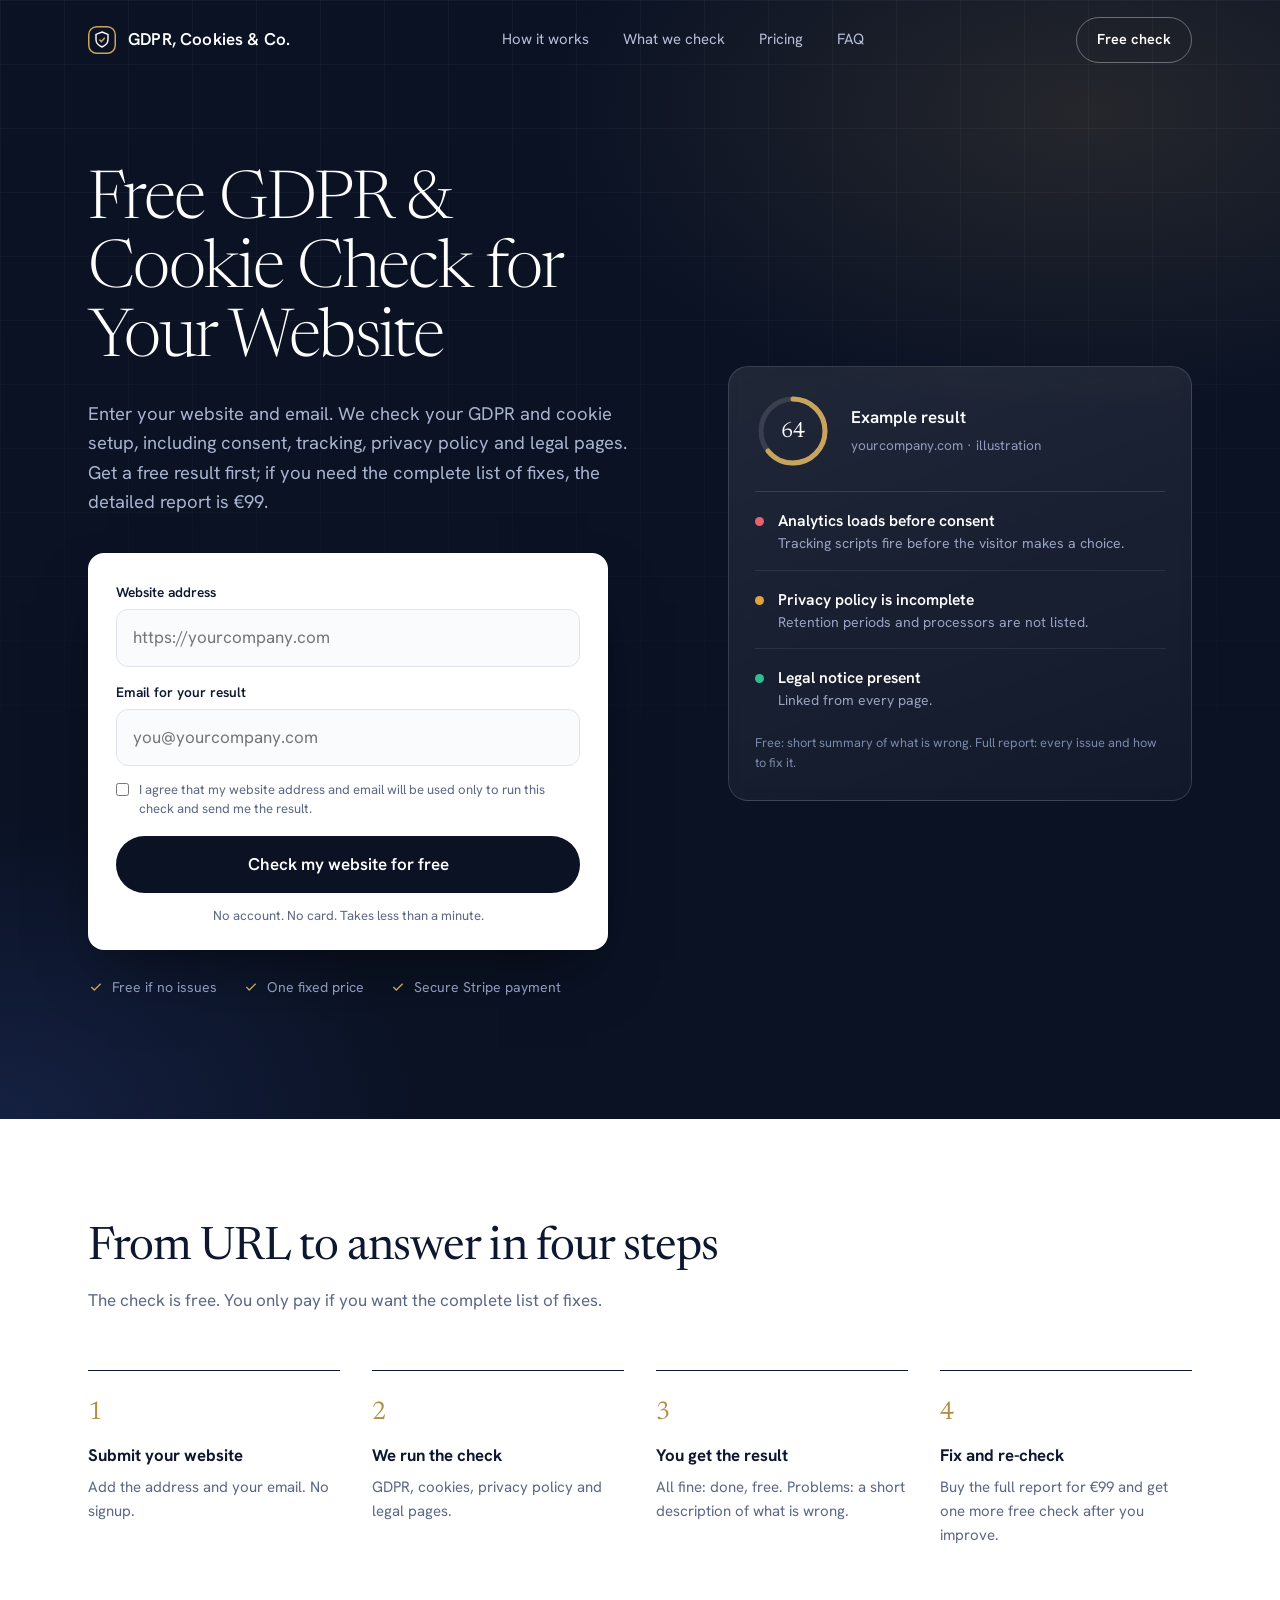
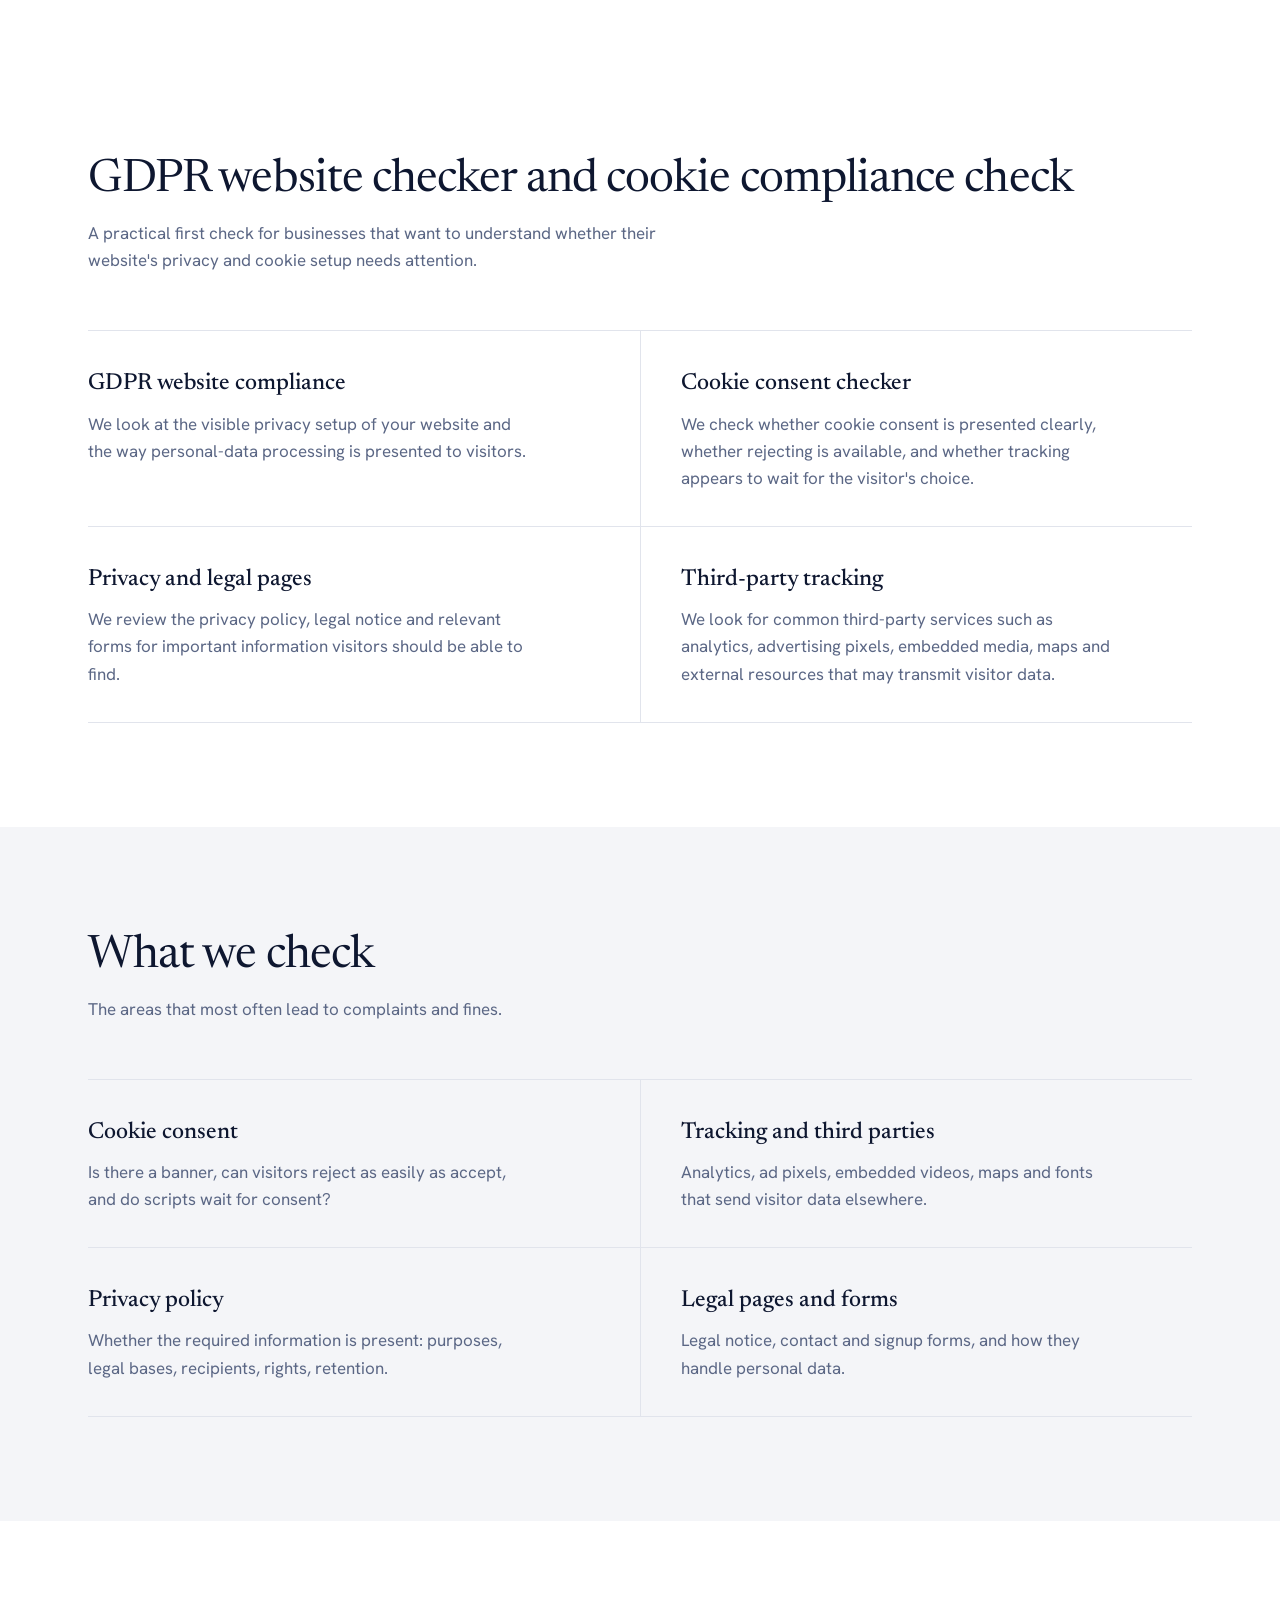
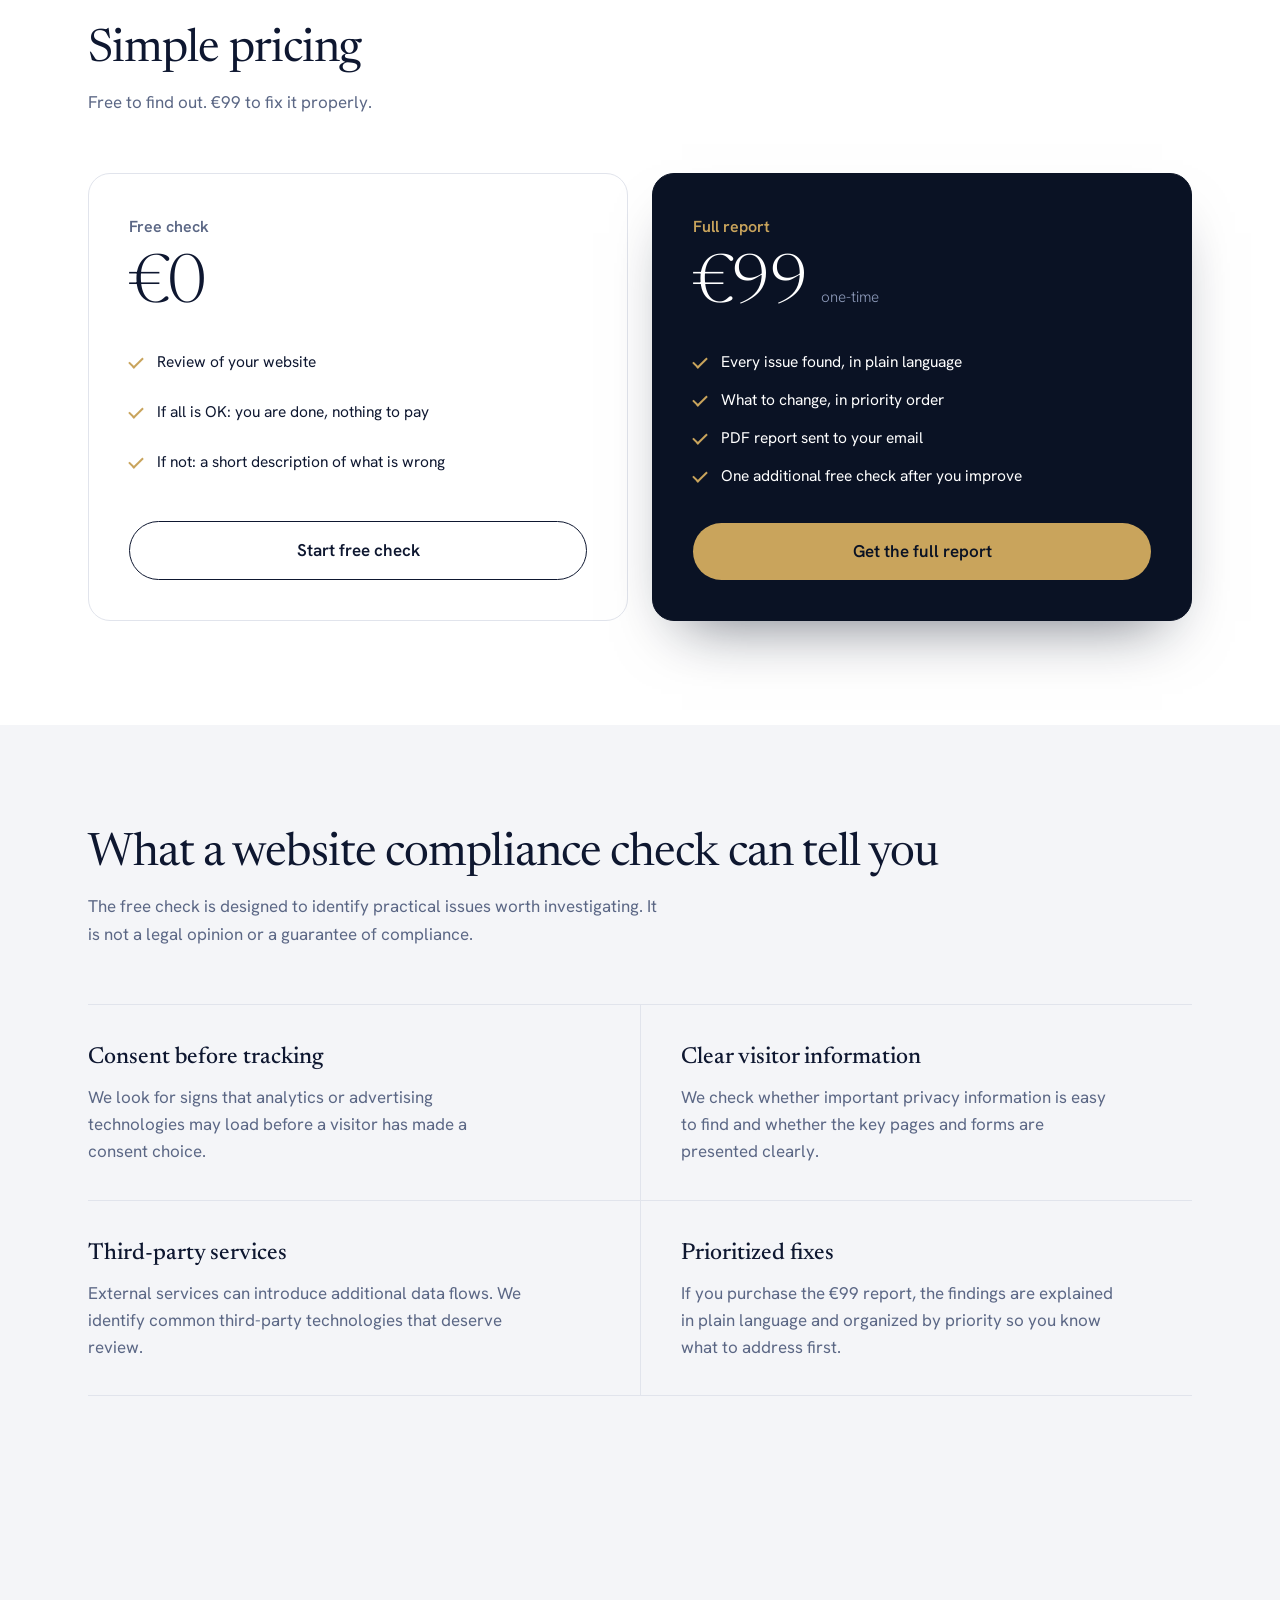
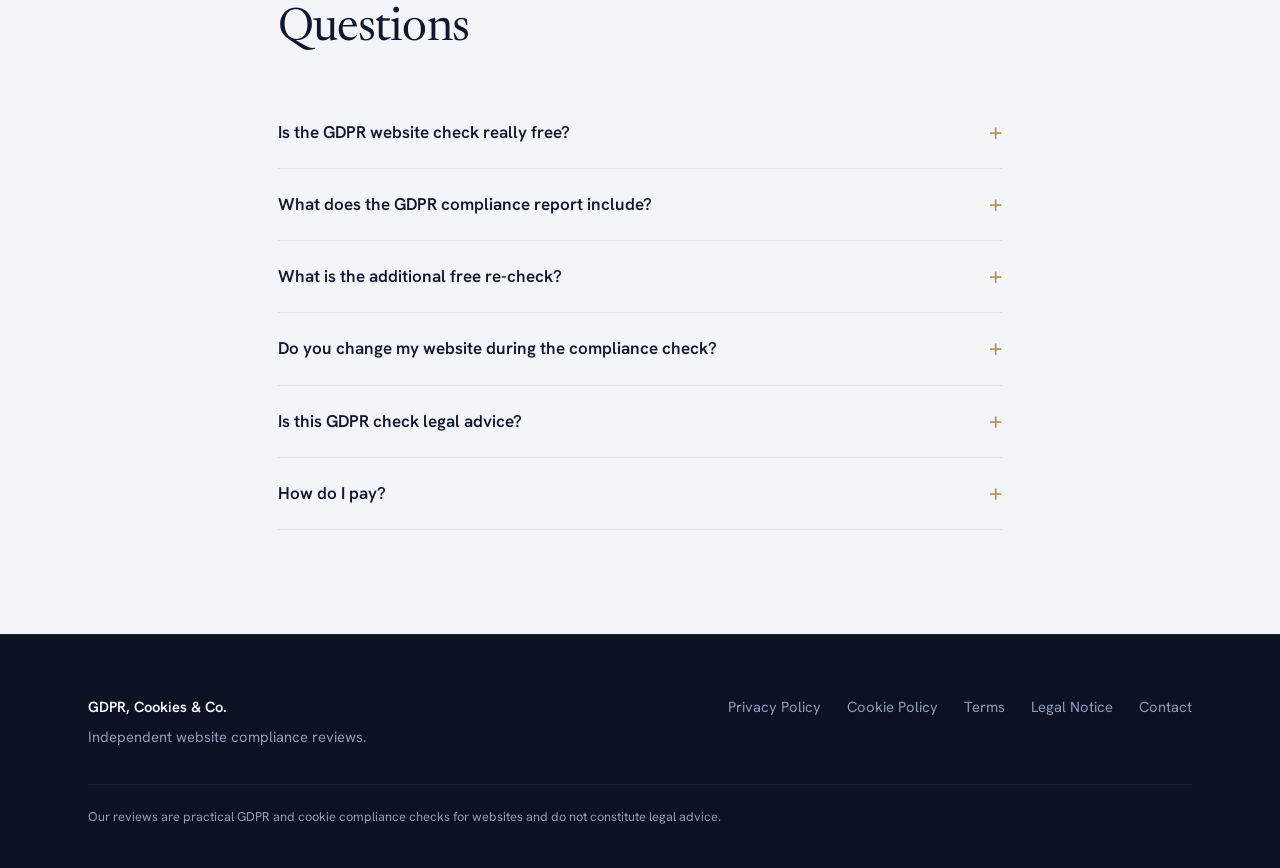
<file: index.html>
<!DOCTYPE html>
<html lang="en">
<head>
<meta charset="UTF-8">
<meta name="viewport" content="width=device-width, initial-scale=1, viewport-fit=cover">
<title>Free GDPR & Cookie Check for Your Website | GDPR, Cookies & Co.</title>
<meta name="description" content="Free GDPR website and cookie compliance checker. Check consent, tracking, privacy policy and legal pages. Get a detailed compliance report for €99.">
<link rel="canonical" href="https://www.gdprcookieandco.world/">
<meta property="og:type" content="website">
<meta property="og:url" content="https://www.gdprcookieandco.world/">
<meta property="og:title" content="Free GDPR & Cookie Check for Your Website">
<meta property="og:description" content="Check your website's GDPR, cookie consent, tracking and privacy setup for free. Get a detailed report for €99.">
<meta property="og:site_name" content="GDPR, Cookies & Co.">
<meta name="twitter:card" content="summary">
<meta name="twitter:title" content="Free GDPR & Cookie Check for Your Website">
<meta name="twitter:description" content="Free GDPR and cookie compliance check for your website. Detailed report available for €99.">
<script type="application/ld+json">
{
  "@context": "https://schema.org",
  "@type": "WebSite",
  "name": "GDPR, Cookies & Co.",
  "url": "https://www.gdprcookieandco.world/",
  "description": "Free GDPR website and cookie compliance checks with an optional detailed report."
}
</script>
<link rel="preconnect" href="https://fonts.googleapis.com">
<link rel="preconnect" href="https://fonts.gstatic.com" crossorigin>
<link href="https://fonts.googleapis.com/css2?family=Hanken+Grotesk:wght@400;500;600;700&family=Newsreader:opsz,wght@6..72,300;6..72,400;6..72,500&display=swap" rel="stylesheet">
<style>
:root{--night:#0A1224;--night2:#111C36;--ink:#0E1730;--mute:#5B6785;--paper:#F4F5F8;--white:#fff;--line:#E1E4EC;--gold:#C9A45C;--gold-d:#B38E45;--ok:#2FBF8F;--warn:#E3A33B;--bad:#E5636D;--r:16px}
*{box-sizing:border-box;margin:0;padding:0}
html{scroll-behavior:smooth;scroll-padding-top:76px}
body{font-family:'Hanken Grotesk',system-ui,sans-serif;color:var(--ink);background:var(--paper);line-height:1.6;font-size:17px;-webkit-font-smoothing:antialiased}
a{color:inherit}
.wrap{max-width:1160px;margin:0 auto;padding:0 28px}
:focus-visible{outline:3px solid var(--gold);outline-offset:2px}
.serif{font-family:'Newsreader',Georgia,serif}

header{position:absolute;inset:0 0 auto 0;z-index:10;color:#fff}
.nav{display:flex;align-items:center;justify-content:space-between;height:80px}
.logo{font-weight:600;text-decoration:none;display:flex;align-items:center;gap:12px;letter-spacing:.01em}
.nav-links{display:flex;gap:34px;font-size:.93rem;color:#B6C0D8}
.nav-links a{text-decoration:none}.nav-links a:hover{color:#fff}
.btn{display:inline-flex;align-items:center;justify-content:center;font:inherit;font-weight:600;border:0;border-radius:999px;padding:15px 26px;cursor:pointer;text-decoration:none;transition:background .2s,transform .2s}
.btn-gold{background:var(--gold);color:var(--night)}.btn-gold:hover{background:#D6B471}
.btn-ghost{border:1px solid rgba(255,255,255,.35);color:#fff;padding:10px 20px;font-size:.9rem}.btn-ghost:hover{background:rgba(255,255,255,.08)}
.btn-dark{background:var(--night);color:#fff}.btn-dark:hover{background:var(--night2)}
.btn-outline{border:1px solid var(--ink);color:var(--ink)}.btn-outline:hover{background:var(--ink);color:#fff}
.btn[disabled]{opacity:.6;cursor:wait}

.hero{background:radial-gradient(900px 500px at 85% 10%,rgba(201,164,92,.14),transparent 60%),radial-gradient(700px 500px at 0% 100%,rgba(70,100,200,.18),transparent 60%),var(--night);color:#fff;padding:168px 0 120px;position:relative;overflow:hidden}
.hero:before{content:"";position:absolute;inset:0;background-image:linear-gradient(rgba(255,255,255,.04) 1px,transparent 1px),linear-gradient(90deg,rgba(255,255,255,.04) 1px,transparent 1px);background-size:64px 64px;mask-image:linear-gradient(180deg,#000 0%,transparent 85%)}
.hero-grid{position:relative;display:grid;grid-template-columns:1.1fr .9fr;gap:72px;align-items:center}
h1{font-family:'Newsreader',Georgia,serif;font-weight:300;font-size:clamp(2.6rem,5.2vw,4.4rem);line-height:1.04;letter-spacing:-.025em}
.lead{color:#A9B5D0;font-size:1.15rem;margin:24px 0 36px;max-width:31em}
.form-card{background:#fff;color:var(--ink);border-radius:var(--r);padding:10px;box-shadow:0 30px 60px -20px rgba(0,0,0,.5);max-width:520px}
.form-inner{padding:18px 18px 14px}
.field{margin-bottom:14px}
label.t{display:block;font-weight:600;font-size:.86rem;margin-bottom:6px}
input[type=url],input[type=email],input[type=text]{width:100%;font:inherit;padding:14px 16px;border:1px solid var(--line);border-radius:12px;background:#FAFBFC;color:var(--ink)}
input:focus{border-color:var(--gold);outline:none;background:#fff;box-shadow:0 0 0 4px rgba(201,164,92,.2)}
.consent{display:flex;gap:10px;font-size:.82rem;color:var(--mute);margin:6px 0 18px;align-items:flex-start;line-height:1.45}
.consent input{margin-top:3px;accent-color:var(--night)}
.consent a{text-decoration:underline}
.form-card .btn{width:100%}
.fine{font-size:.82rem;color:var(--mute);margin-top:12px;text-align:center}
.msg{margin-top:14px;padding:12px 14px;border-radius:10px;font-size:.93rem;display:none}
.msg.ok{display:block;background:#E3F5EE;color:#075E43}.msg.err{display:block;background:#FBE6E8;color:#B4262F}
.hp{position:absolute;left:-9999px}
.assure{display:flex;gap:26px;margin-top:26px;font-size:.88rem;color:#8E9BBA;flex-wrap:wrap}
.assure span{display:flex;gap:8px;align-items:center}
.assure svg{color:var(--gold)}

.report{background:linear-gradient(160deg,rgba(255,255,255,.09),rgba(255,255,255,.03));border:1px solid rgba(255,255,255,.14);border-radius:20px;padding:26px;backdrop-filter:blur(6px)}
.rep-top{display:flex;align-items:center;gap:20px;padding-bottom:22px;border-bottom:1px solid rgba(255,255,255,.12)}
.rep-top b{display:block;font-weight:600}
.rep-top small{color:#8E9BBA;font-size:.85rem}
.ring{flex:none}
.find{display:flex;gap:14px;padding:16px 0;border-bottom:1px solid rgba(255,255,255,.08)}
.find:last-of-type{border:0}
.dot{flex:none;width:9px;height:9px;border-radius:50%;margin-top:9px}
.find strong{display:block;font-weight:600;font-size:.98rem}
.find p{color:#97A4C2;font-size:.88rem;line-height:1.45}
.rep-foot{margin-top:6px;font-size:.8rem;color:#7A88A9}

section.s{padding:104px 0}
section.white{background:#fff}
h2{font-family:'Newsreader',Georgia,serif;font-weight:400;font-size:clamp(2rem,3.6vw,2.9rem);line-height:1.1;letter-spacing:-.02em;margin-bottom:14px}
.sub{color:var(--mute);max-width:34em;margin-bottom:56px}
.steps{display:grid;grid-template-columns:repeat(4,1fr);gap:32px}
.step{border-top:1px solid var(--ink);padding-top:22px}
.step .n{font-family:'Newsreader',serif;font-size:1.6rem;color:var(--gold-d);display:block;margin-bottom:8px}
.step h3{font-size:1.05rem;margin-bottom:6px}.step p{font-size:.94rem;color:var(--mute)}
.scope{display:grid;grid-template-columns:1fr 1fr;border-top:1px solid var(--line)}
.scope div{padding:34px 40px 34px 0;border-bottom:1px solid var(--line)}
.scope div:nth-child(even){padding:34px 0 34px 40px;border-left:1px solid var(--line)}
.scope h3{font-family:'Newsreader',serif;font-weight:500;font-size:1.45rem;margin-bottom:8px}
.scope p{color:var(--mute);max-width:26em}

.price-grid{display:grid;grid-template-columns:1fr 1fr;gap:24px}
.plan{border:1px solid var(--line);border-radius:22px;padding:40px;background:#fff;display:flex;flex-direction:column}
.plan.main{background:var(--night);color:#fff;border-color:var(--night);box-shadow:0 30px 60px -30px rgba(10,18,36,.6)}
.plan h3{font-size:1rem;font-weight:600;color:var(--mute)}.plan.main h3{color:var(--gold)}
.amount{font-family:'Newsreader',serif;font-weight:300;font-size:4.2rem;line-height:1;letter-spacing:-.03em;margin:14px 0 4px}
.amount small{font-family:'Hanken Grotesk';font-size:.95rem;color:var(--mute);letter-spacing:0}.plan.main .amount small{color:#8E9BBA}
.plan ul{list-style:none;margin:26px 0 34px;display:grid;gap:13px;flex:1}
.plan li{padding-left:28px;position:relative;font-size:.97rem}
.plan li:before{content:"";position:absolute;left:0;top:7px;width:12px;height:6px;border-left:2px solid var(--gold);border-bottom:2px solid var(--gold);transform:rotate(-45deg)}
.plan .btn{width:100%}

.faq{max-width:780px}
details{border-bottom:1px solid var(--line);padding:22px 0}
summary{cursor:pointer;font-weight:600;list-style:none;display:flex;justify-content:space-between;gap:16px}
summary::-webkit-details-marker{display:none}
summary:after{content:"+";font-size:1.5rem;line-height:1;color:var(--gold-d);font-weight:400}
details[open] summary:after{content:"–"}
details p{margin-top:10px;color:var(--mute);font-size:.98rem;max-width:40em}

#checkout{display:none;background:var(--night);color:#fff;padding:130px 0 100px;min-height:100vh}
body.is-checkout #checkout{display:block}
body.is-checkout #landing{display:none}
.co-grid{display:grid;grid-template-columns:1.1fr .9fr;gap:56px;max-width:980px;margin:0 auto;align-items:start}
.back{display:inline-block;margin-bottom:28px;color:#8E9BBA;text-decoration:none;font-size:.93rem}
#checkout h2{color:#fff}#checkout .sub{color:#A9B5D0;margin-bottom:28px}
.summary{border:1px solid rgba(255,255,255,.14);border-radius:20px;padding:30px;background:rgba(255,255,255,.04)}
.sum-row{display:flex;justify-content:space-between;gap:16px;padding:14px 0;border-bottom:1px solid rgba(255,255,255,.1)}
.sum-row.total{border:0;font-family:'Newsreader',serif;font-size:1.7rem}
.summary ul{list-style:none;margin:16px 0;display:grid;gap:9px;font-size:.93rem;color:#A9B5D0}
.secure{display:flex;gap:8px;align-items:flex-start;font-size:.83rem;color:#8E9BBA;margin-top:8px}

footer{background:var(--night);color:#8E9BBA;padding:60px 0 40px;font-size:.92rem;border-top:1px solid rgba(255,255,255,.08)}
.foot{display:flex;justify-content:space-between;gap:32px;flex-wrap:wrap}
.foot b{color:#fff;display:block;margin-bottom:6px;font-weight:600}
.foot nav{display:flex;gap:26px;flex-wrap:wrap}.foot a{text-decoration:none}.foot a:hover{color:#fff}
.disc{margin-top:36px;padding-top:22px;border-top:1px solid rgba(255,255,255,.08);font-size:.8rem}

@media(max-width:920px){.hero-grid,.price-grid,.co-grid{grid-template-columns:1fr;gap:48px}.steps{grid-template-columns:1fr 1fr}.nav-links{display:none}.hero{padding-top:128px}}
@media(max-width:600px){.steps{grid-template-columns:1fr}.scope{grid-template-columns:1fr}.scope div,.scope div:nth-child(even){padding:28px 0;border-left:0}section.s{padding:72px 0}.plan{padding:30px}}
@media(prefers-reduced-motion:reduce){html{scroll-behavior:auto}.btn{transition:none}}
</style>
</head>
<body>

<header>
  <div class="wrap nav">
    <a href="#top" class="logo" data-home>
      <svg width="28" height="28" viewBox="0 0 28 28" aria-hidden="true"><rect x=".75" y=".75" width="26.5" height="26.5" rx="8" fill="none" stroke="#C9A45C" stroke-width="1.5"/><path d="M14 6l6 2.4v5.2c0 3.6-2.5 6-6 7.4-3.5-1.4-6-3.8-6-7.4V8.4z" fill="none" stroke="#fff" stroke-width="1.4"/><path d="M11.4 13.6l2 2 3.4-3.8" fill="none" stroke="#C9A45C" stroke-width="1.5"/></svg>
      GDPR, Cookies &amp; Co.
    </a>
    <nav class="nav-links">
      <a href="#process" data-home>How it works</a>
      <a href="#scope" data-home>What we check</a>
      <a href="#pricing" data-home>Pricing</a>
      <a href="#faq" data-home>FAQ</a>
    </nav>
    <a href="#check" class="btn btn-ghost" data-home>Free check</a>
  </div>
</header>

<main id="landing">
  <section class="hero" id="top">
    <div class="wrap hero-grid">
      <div>
        <h1>Free GDPR &amp; Cookie Check for Your Website</h1>
        <p class="lead">Enter your website and email. We check your GDPR and cookie setup, including consent, tracking, privacy policy and legal pages. Get a free result first; if you need the complete list of fixes, the detailed report is €99.</p>

        <form class="form-card" id="check" data-form="check" action="https://formboost.app/f/903nc28y" method="POST" novalidate>
          <div class="form-inner">
            <div class="field">
              <label class="t" for="c-url">Website address</label>
              <input id="c-url" name="website" type="url" inputmode="url" placeholder="https://yourcompany.com" required autocomplete="url">
            </div>
            <div class="field">
              <label class="t" for="c-email">Email for your result</label>
              <input id="c-email" name="email" type="email" placeholder="you@yourcompany.com" required autocomplete="email">
            </div>
            <label class="consent"><input type="checkbox" name="consent" required><span>I agree that my website address and email will be used only to run this check and send me the result.</span></label>
            <button class="btn btn-dark" type="submit">Check my website for free</button>
            <p class="msg" role="status" aria-live="polite"></p>
            <p class="fine">No account. No card. Takes less than a minute.</p>
          </div>
        </form>
        <div class="assure">
          <span><svg width="16" height="16" viewBox="0 0 24 24" fill="none" stroke="currentColor" stroke-width="2"><path d="M5 12l4.5 4.5L19 7"/></svg>Free if no issues</span>
          <span><svg width="16" height="16" viewBox="0 0 24 24" fill="none" stroke="currentColor" stroke-width="2"><path d="M5 12l4.5 4.5L19 7"/></svg>One fixed price</span>
          <span><svg width="16" height="16" viewBox="0 0 24 24" fill="none" stroke="currentColor" stroke-width="2"><path d="M5 12l4.5 4.5L19 7"/></svg>Secure Stripe payment</span>
        </div>
      </div>

      <div>
        <div class="report" aria-label="Example of a check result">
          <div class="rep-top">
            <svg class="ring" width="76" height="76" viewBox="0 0 76 76" aria-hidden="true"><circle cx="38" cy="38" r="32" fill="none" stroke="rgba(255,255,255,.12)" stroke-width="5"/><circle cx="38" cy="38" r="32" fill="none" stroke="#C9A45C" stroke-width="5" stroke-linecap="round" stroke-dasharray="129 201" transform="rotate(-90 38 38)"/><text x="38" y="44" text-anchor="middle" fill="#fff" font-family="Newsreader,serif" font-size="22">64</text></svg>
            <div><b>Example result</b><small>yourcompany.com · illustration</small></div>
          </div>
          <div class="find"><span class="dot" style="background:var(--bad)"></span><div><strong>Analytics loads before consent</strong><p>Tracking scripts fire before the visitor makes a choice.</p></div></div>
          <div class="find"><span class="dot" style="background:var(--warn)"></span><div><strong>Privacy policy is incomplete</strong><p>Retention periods and processors are not listed.</p></div></div>
          <div class="find"><span class="dot" style="background:var(--ok)"></span><div><strong>Legal notice present</strong><p>Linked from every page.</p></div></div>
          <p class="rep-foot">Free: short summary of what is wrong. Full report: every issue and how to fix it.</p>
        </div>
      </div>
    </div>
  </section>

  <section class="s white" id="process">
    <div class="wrap">
      <h2>From URL to answer in four steps</h2>
      <p class="sub">The check is free. You only pay if you want the complete list of fixes.</p>
      <div class="steps">
        <div class="step"><span class="n">1</span><h3>Submit your website</h3><p>Add the address and your email. No signup.</p></div>
        <div class="step"><span class="n">2</span><h3>We run the check</h3><p>GDPR, cookies, privacy policy and legal pages.</p></div>
        <div class="step"><span class="n">3</span><h3>You get the result</h3><p>All fine: done, free. Problems: a short description of what is wrong.</p></div>
        <div class="step"><span class="n">4</span><h3>Fix and re-check</h3><p>Buy the full report for €99 and get one more free check after you improve.</p></div>
      </div>
    </div>
  </section>

  <section class="s white" id="gdpr-checker">
    <div class="wrap">
      <h2>GDPR website checker and cookie compliance check</h2>
      <p class="sub">A practical first check for businesses that want to understand whether their website's privacy and cookie setup needs attention.</p>
      <div class="scope">
        <div><h3>GDPR website compliance</h3><p>We look at the visible privacy setup of your website and the way personal-data processing is presented to visitors.</p></div>
        <div><h3>Cookie consent checker</h3><p>We check whether cookie consent is presented clearly, whether rejecting is available, and whether tracking appears to wait for the visitor's choice.</p></div>
        <div><h3>Privacy and legal pages</h3><p>We review the privacy policy, legal notice and relevant forms for important information visitors should be able to find.</p></div>
        <div><h3>Third-party tracking</h3><p>We look for common third-party services such as analytics, advertising pixels, embedded media, maps and external resources that may transmit visitor data.</p></div>
      </div>
    </div>
  </section>

  <section class="s" id="scope">
    <div class="wrap">
      <h2>What we check</h2>
      <p class="sub">The areas that most often lead to complaints and fines.</p>
      <div class="scope">
        <div><h3>Cookie consent</h3><p>Is there a banner, can visitors reject as easily as accept, and do scripts wait for consent?</p></div>
        <div><h3>Tracking and third parties</h3><p>Analytics, ad pixels, embedded videos, maps and fonts that send visitor data elsewhere.</p></div>
        <div><h3>Privacy policy</h3><p>Whether the required information is present: purposes, legal bases, recipients, rights, retention.</p></div>
        <div><h3>Legal pages and forms</h3><p>Legal notice, contact and signup forms, and how they handle personal data.</p></div>
      </div>
    </div>
  </section>

  <section class="s white" id="pricing">
    <div class="wrap">
      <h2>Simple pricing</h2>
      <p class="sub">Free to find out. €99 to fix it properly.</p>
      <div class="price-grid">
        <div class="plan">
          <h3>Free check</h3>
          <div class="amount">€0</div>
          <ul>
            <li>Review of your website</li>
            <li>If all is OK: you are done, nothing to pay</li>
            <li>If not: a short description of what is wrong</li>
          </ul>
          <a class="btn btn-outline" href="#check" data-home>Start free check</a>
        </div>
        <div class="plan main">
          <h3>Full report</h3>
          <div class="amount">€99 <small>one-time</small></div>
          <ul>
            <li>Every issue found, in plain language</li>
            <li>What to change, in priority order</li>
            <li>PDF report sent to your email</li>
            <li>One additional free check after you improve</li>
          </ul>
          <a class="btn btn-gold" href="#checkout" data-checkout>Get the full report</a>
        </div>
      </div>
    </div>
  </section>

  <section class="s" id="methodology">
    <div class="wrap">
      <h2>What a website compliance check can tell you</h2>
      <p class="sub">The free check is designed to identify practical issues worth investigating. It is not a legal opinion or a guarantee of compliance.</p>
      <div class="scope">
        <div><h3>Consent before tracking</h3><p>We look for signs that analytics or advertising technologies may load before a visitor has made a consent choice.</p></div>
        <div><h3>Clear visitor information</h3><p>We check whether important privacy information is easy to find and whether the key pages and forms are presented clearly.</p></div>
        <div><h3>Third-party services</h3><p>External services can introduce additional data flows. We identify common third-party technologies that deserve review.</p></div>
        <div><h3>Prioritized fixes</h3><p>If you purchase the €99 report, the findings are explained in plain language and organized by priority so you know what to address first.</p></div>
      </div>
    </div>
  </section>

  <section class="s" id="faq">
    <div class="wrap faq">
      <h2>Questions</h2>
      <div style="height:28px"></div>
      <details><summary>Is the GDPR website check really free?</summary><p>Yes. If we find no material problems you pay nothing and owe us nothing.</p></details>
      <details><summary>What does the GDPR compliance report include?</summary><p>A short description of what is wrong. The €99 report adds every issue, why it matters and how to fix it.</p></details>
      <details><summary>What is the additional free re-check?</summary><p>After you buy the report and make your changes, you can ask us to check the website again at no extra cost.</p></details>
      <details><summary>Do you change my website during the compliance check?</summary><p>No. We review and report. You or your developer make the changes.</p></details>
      <details><summary>Is this GDPR check legal advice?</summary><p>No. It is a practical compliance review. For binding legal opinions, consult a lawyer.</p></details>
      <details><summary>How do I pay?</summary><p>On Stripe’s secure checkout page. We never see your card details.</p></details>
    </div>
  </section>
</main>

<main id="checkout">
  <div class="wrap">
    <div style="max-width:980px;margin:0 auto"><a class="back" href="#top" data-home>← Back to the website</a></div>
    <div class="co-grid">
      <div>
        <h2>Get your full report</h2>
        <p class="sub">Enter your details and continue to secure payment. The report is sent to the email you enter.</p>
        <form class="form-card" data-form="checkout" novalidate>
          <div class="form-inner">
            <div class="field">
              <label class="t" for="p-email">Email for your report</label>
              <input id="p-email" name="email" type="email" placeholder="you@yourcompany.com" required autocomplete="email">
            </div>
            <div class="field">
              <label class="t" for="p-url">Website address</label>
              <input id="p-url" name="website" type="url" inputmode="url" placeholder="https://yourcompany.com" required autocomplete="url">
            </div>
            <label class="consent"><input type="checkbox" name="consent" required><span>I agree to the <a href="terms.html">Terms</a> and that my details will be used to prepare and send my report.</span></label>
            <button class="btn btn-gold" type="submit">Continue to payment</button>
            <p class="msg" role="status" aria-live="polite"></p>
          </div>
        </form>
      </div>
      <aside class="summary" aria-label="Order summary">
        <h3 style="font-weight:600;margin-bottom:6px">Order summary</h3>
        <div class="sum-row"><span>Detailed website compliance report</span><span>€99.00</span></div>
        <ul>
          <li>All issues and how to fix them</li>
          <li>Priority order</li>
          <li>PDF by email</li>
          <li>One additional free check after improvement</li>
        </ul>
        <div class="sum-row total"><span>Total</span><span>€99.00</span></div>
        <p class="secure"><svg width="16" height="16" viewBox="0 0 24 24" fill="none" stroke="currentColor" stroke-width="2" style="flex:none;margin-top:2px"><rect x="5" y="11" width="14" height="9" rx="2"/><path d="M8 11V8a4 4 0 018 0v3"/></svg>Payment handled securely by Stripe. One-time, no subscription.</p>
      </aside>
    </div>
  </div>
</main>

<footer>
  <div class="wrap">
    <div class="foot">
      <div><b>GDPR, Cookies &amp; Co.</b>Independent website compliance reviews.</div>
      <nav>
        <a href="privacy-policy.html">Privacy Policy</a>
        <a href="cookie-policy.html">Cookie Policy</a>
        <a href="terms.html">Terms</a>
        <a href="legal-notice.html">Legal Notice</a>
        <a href="contact.html">Contact</a>
      </nav>
    </div>
    <p class="disc">Our reviews are practical GDPR and cookie compliance checks for websites and do not constitute legal advice.</p>
  </div>
</footer>

<script>
/* ============ SETTINGS ============ */
const FORM_ENDPOINT = "https://formboost.app/f/903nc28y";
const STRIPE_LINK   = "https://buy.stripe.com/28EaEWeGoaLl78oao4a7C01";
/* =================================== */

/* Switch between landing page and checkout */
function route() {
  const co = location.hash === "#checkout";
  document.body.classList.toggle("is-checkout", co);
  if (co) window.scrollTo(0, 0);
}

window.addEventListener("hashchange", route);
route();

document.querySelectorAll("[data-home]").forEach(a => {
  a.addEventListener("click", () => {
    if (document.body.classList.contains("is-checkout")) {
      const id = a.getAttribute("href");
      document.body.classList.remove("is-checkout");
      setTimeout(() => {
        const el = document.querySelector(id);
        if (el) el.scrollIntoView({ behavior: "smooth" });
      }, 0);
    }
  });
});

function show(form, text, type) {
  const m = form.querySelector(".msg");
  if (!m) return;
  m.className = "msg " + type;
  m.textContent = text;
}

function valid(form) {
  const website = form.elements.website;
  const email = form.elements.email;
  const consent = form.elements.consent;

  if (!website || !email || !consent) {
    show(form, "The form is not configured correctly. Please contact us.", "err");
    return false;
  }

  const url = website.value.trim();
  const mail = email.value.trim();

  let parsedUrl;
  try {
    parsedUrl = new URL(url);
  } catch (_) {
    parsedUrl = null;
  }

  if (!parsedUrl || !/^https?:$/.test(parsedUrl.protocol) || !parsedUrl.hostname.includes(".")) {
    show(form, "Enter the full website address, starting with https://", "err");
    website.focus();
    return false;
  }

  if (!/^[^\s@]+@[^\s@]+\.[^\s@]{2,}$/.test(mail)) {
    show(form, "Enter a valid email address.", "err");
    email.focus();
    return false;
  }

  if (!consent.checked) {
    show(form, "Please tick the consent box to continue.", "err");
    return false;
  }

  return true;
}

async function send(form, kind) {
  const body = new URLSearchParams();

  body.append("website", form.elements.website.value.trim());
  body.append("email", form.elements.email.value.trim());
  body.append("consent", "yes");
  body.append("type", kind);
  body.append("page", window.location.href);

  const response = await fetch(FORM_ENDPOINT, {
    method: "POST",
    headers: {
      "Accept": "application/json",
      "Content-Type": "application/x-www-form-urlencoded;charset=UTF-8"
    },
    body: body.toString()
  });

  const responseText = await response.text();

  if (!response.ok) {
    console.error("Form submission failed:", response.status, responseText);
    throw new Error("Form service returned HTTP " + response.status);
  }

  return responseText;
}

/* Handle both forms */
document.querySelectorAll("form[data-form]").forEach(form => {
  form.addEventListener("submit", async event => {
    event.preventDefault();

    if (!valid(form)) return;

    const button = form.querySelector("button[type='submit']");
    const originalLabel = button ? button.textContent : "";

    if (button) {
      button.disabled = true;
      button.textContent = "Please wait…";
    }

    show(form, "Sending…", "ok");

    const kind = form.dataset.form;

    try {
      await send(form, kind);

      if (kind === "check") {
        show(
          form,
          "Thank you. Your website has been submitted. We will email you the result.",
          "ok"
        );
        form.reset();
      } else {
        /* Only redirect to Stripe after the form submission succeeds. */
        const email = form.elements.email.value.trim();
        const url = new URL(STRIPE_LINK);
        url.searchParams.set("prefilled_email", email);
        window.location.href = url.toString();
        return;
      }
    } catch (error) {
      console.error(error);

      if (kind === "checkout") {
        show(
          form,
          "We couldn't submit the order details. Please try again. Your card has not been charged.",
          "err"
        );
      } else {
        show(
          form,
          "We couldn't submit your request. Please check your connection and try again.",
          "err"
        );
      }
    } finally {
      if (button) {
        button.disabled = false;
        button.textContent = originalLabel;
      }
    }
  });
});
</script>
</body>
</html>
</file>
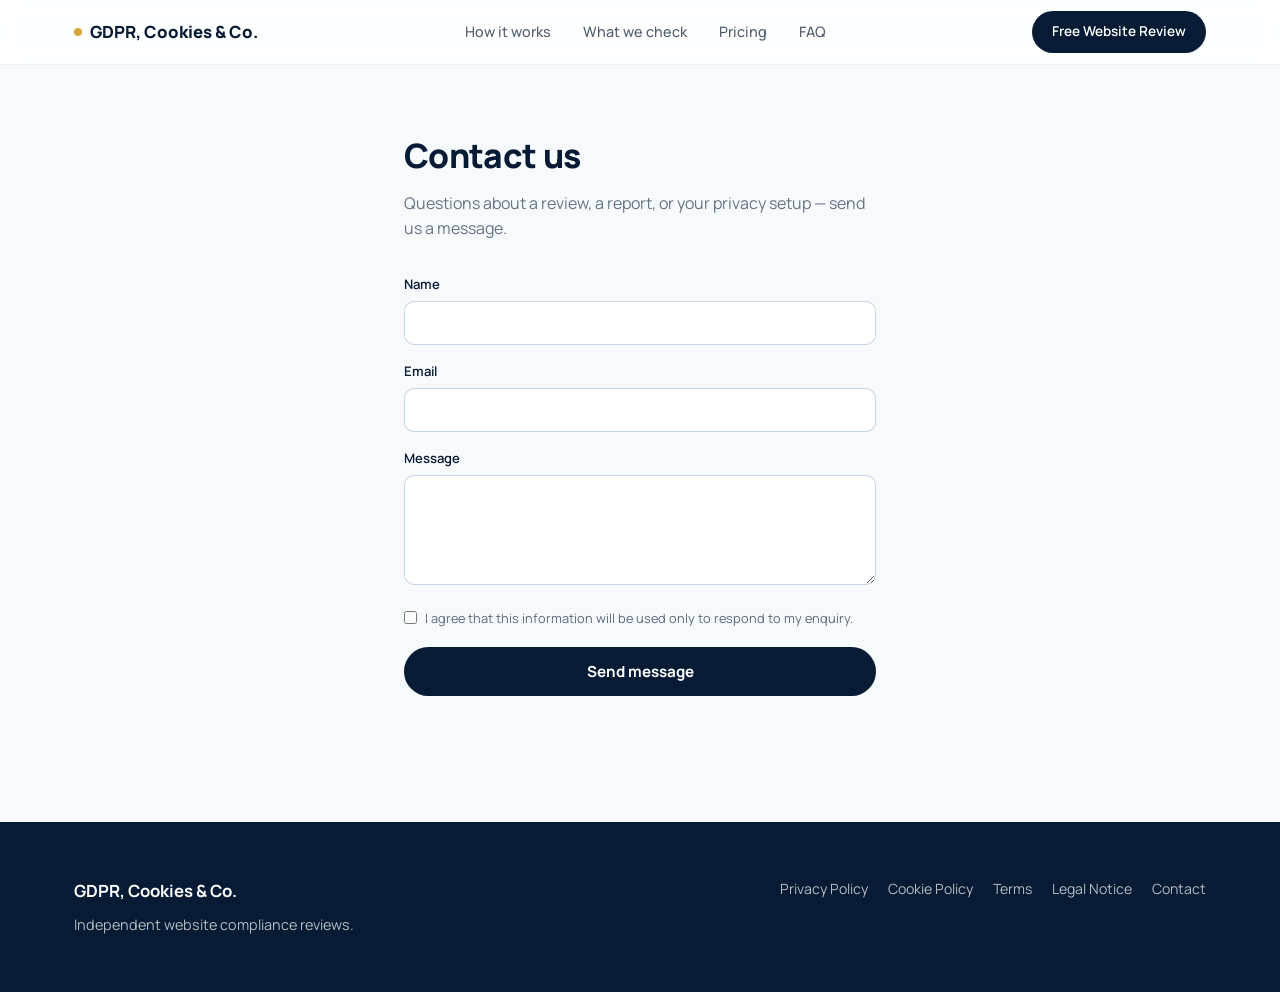
<file: contact.html>
<!DOCTYPE html>
<html lang="en">
<head>
<meta charset="UTF-8">
<meta name="viewport" content="width=device-width, initial-scale=1, viewport-fit=cover">
<title>Contact — GDPR, Cookies & Co.</title>
<link rel="preconnect" href="https://fonts.googleapis.com">
<link rel="preconnect" href="https://fonts.gstatic.com" crossorigin>
<link href="https://fonts.googleapis.com/css2?family=Manrope:wght@400;500;600;700;800&display=swap" rel="stylesheet">
<link rel="stylesheet" href="styles.css">
</head>
<body>

<header>
  <div class="wrap nav">
    <a href="index.html" class="logo"><span class="dot"></span> GDPR, Cookies &amp; Co.</a>
    <nav class="nav-links">
      <a href="index.html#process">How it works</a>
      <a href="index.html#check">What we check</a>
      <a href="index.html#pricing">Pricing</a>
      <a href="index.html#faq">FAQ</a>
    </nav>
    <a href="index.html#free-review" class="nav-cta">Free Website Review</a>
  </div>
</header>
<div class="page-space"></div>

<section class="section" style="padding-top:40px;">
  <div class="wrap" style="max-width:520px;">
    <h2 style="text-align:left;">Contact us</h2>
    <p style="color:rgba(7,27,52,0.6); margin-bottom:32px;">Questions about a review, a report, or your privacy setup — send us a message.</p>

    <form id="contact-form" class="form" style="margin:0;">
      <div class="field">
        <label for="c-name">Name</label>
        <input id="c-name" name="Name" type="text" required>
      </div>
      <div class="field">
        <label for="c-email">Email</label>
        <input id="c-email" name="Email" type="email" required>
      </div>
      <div class="field">
        <label for="c-message">Message</label>
        <textarea id="c-message" name="Message" required></textarea>
      </div>
      <label class="consent">
        <input type="checkbox" name="consent" required>
        <span>I agree that this information will be used only to respond to my enquiry.</span>
      </label>
      <button type="submit" class="btn btn-navy" style="width:100%;">Send message</button>
      <p class="form-msg" id="c-msg"></p>
    </form>
  </div>
</section>

<footer>
  <div class="wrap footer-inner">
    <div>
      <h4>GDPR, Cookies &amp; Co.</h4>
      <p style="max-width:280px; font-size:0.9rem;">Independent website compliance reviews.</p>
    </div>
    <nav class="footer-links">
      <a href="privacy-policy.html">Privacy Policy</a>
      <a href="cookie-policy.html">Cookie Policy</a>
      <a href="terms.html">Terms</a>
      <a href="legal-notice.html">Legal Notice</a>
      <a href="contact.html">Contact</a>
    </nav>
  </div>
</footer>

<script src="config.js"></script>
<script src="forms.js"></script>
<script>
  wireMailtoForm('contact-form', 'Website contact form message', '#c-msg');
</script>
</body>
</html>
</file>
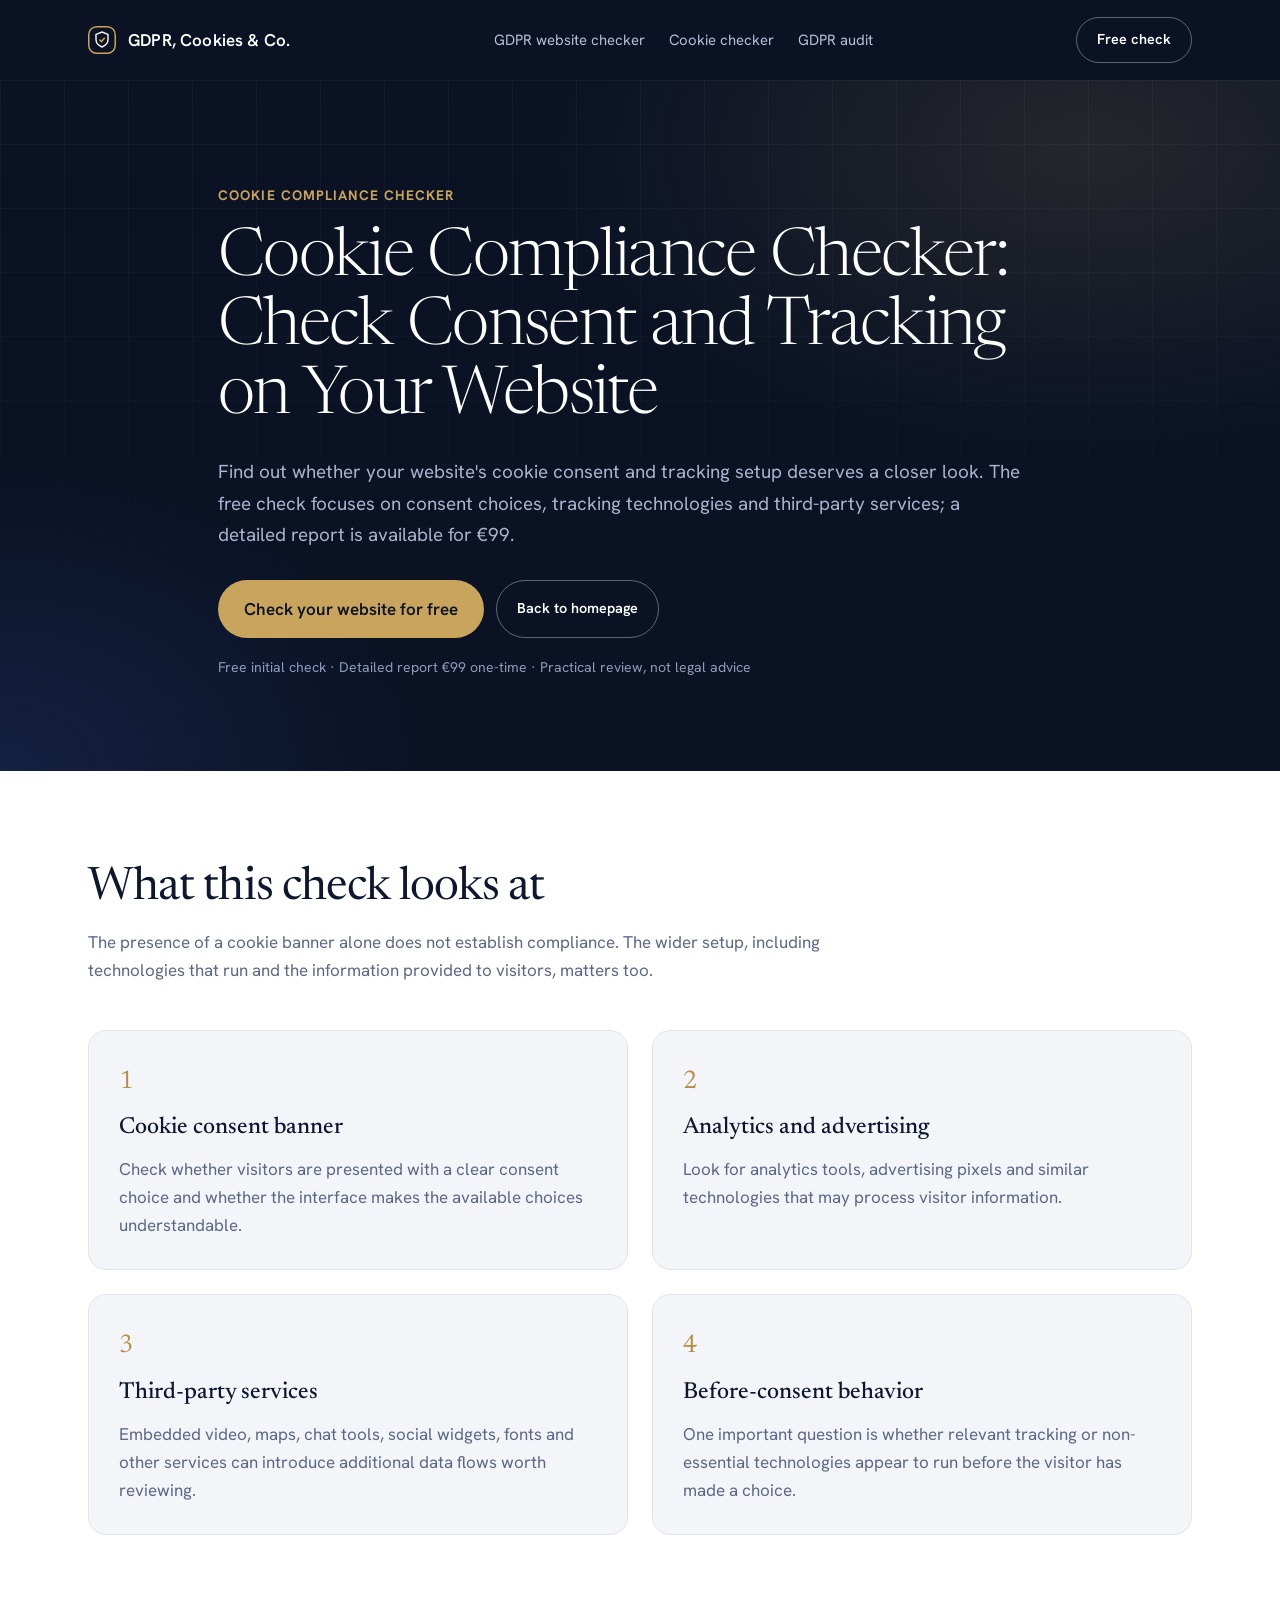
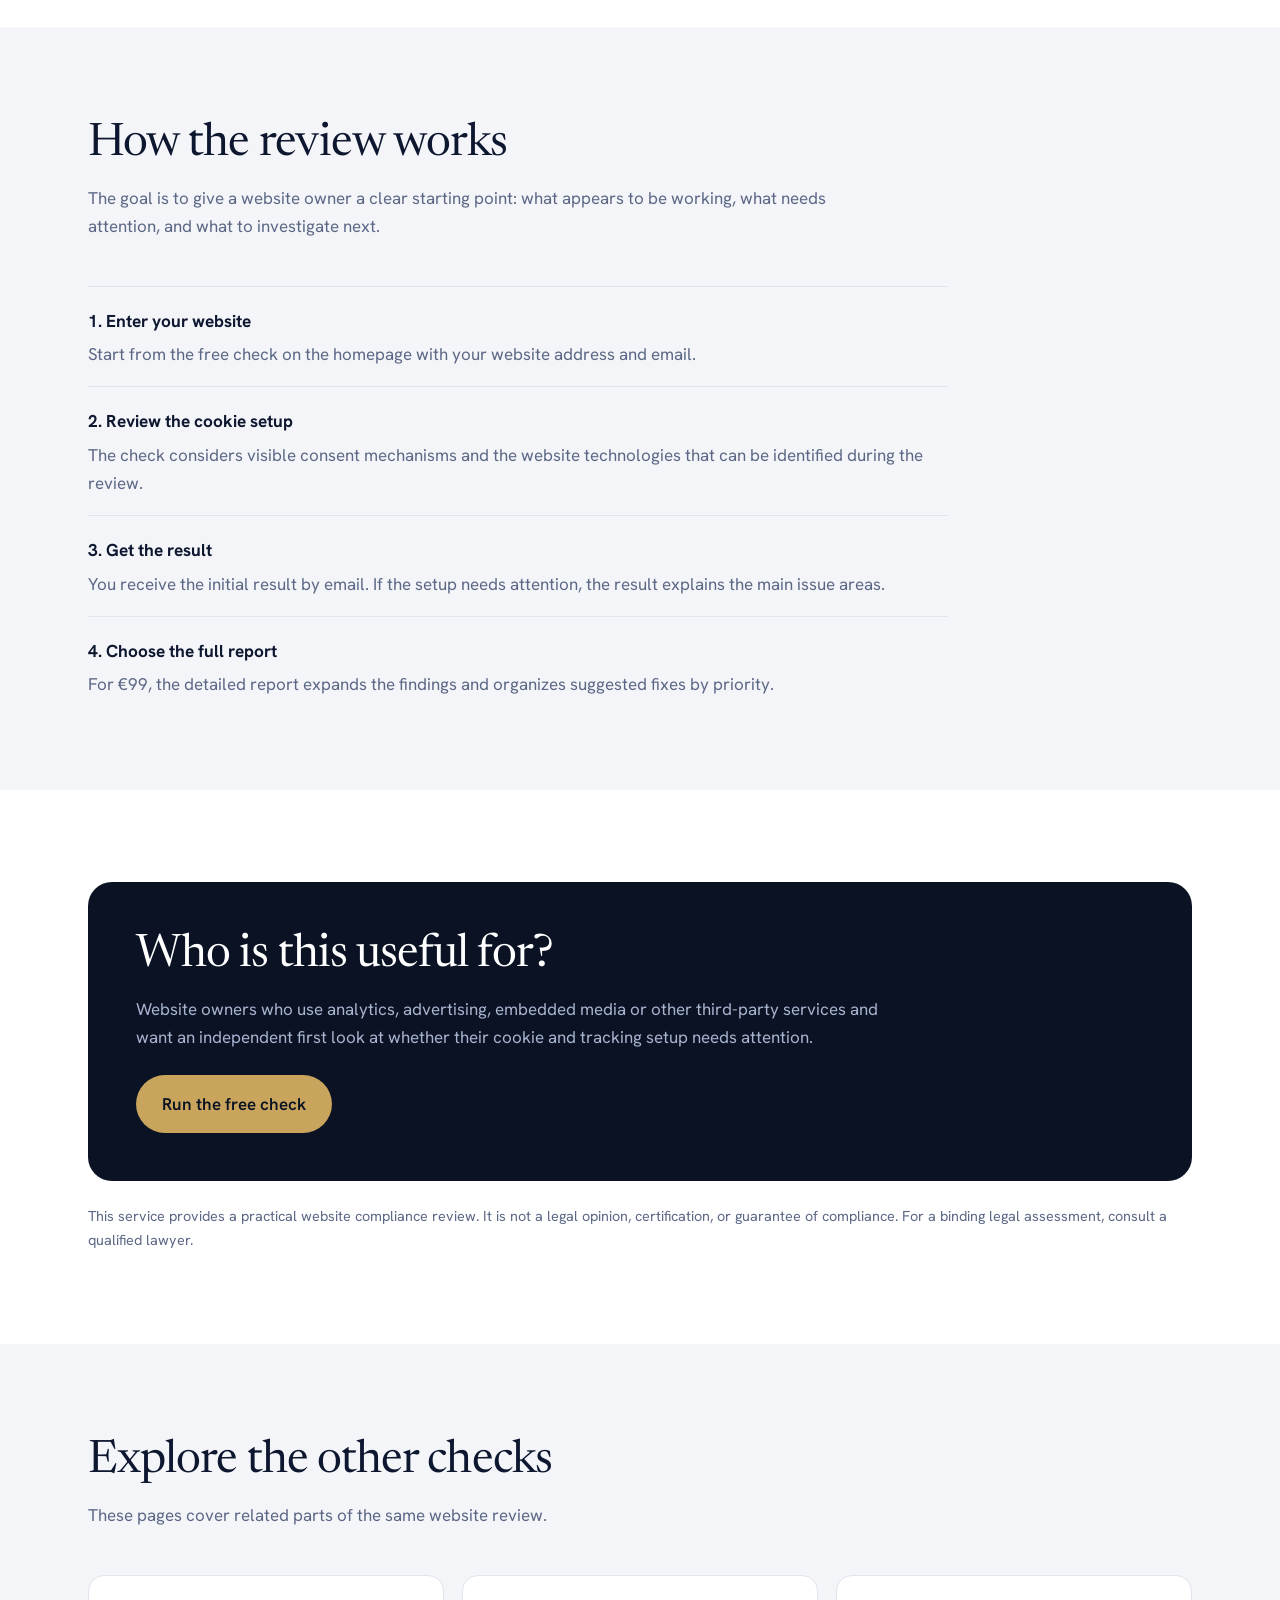
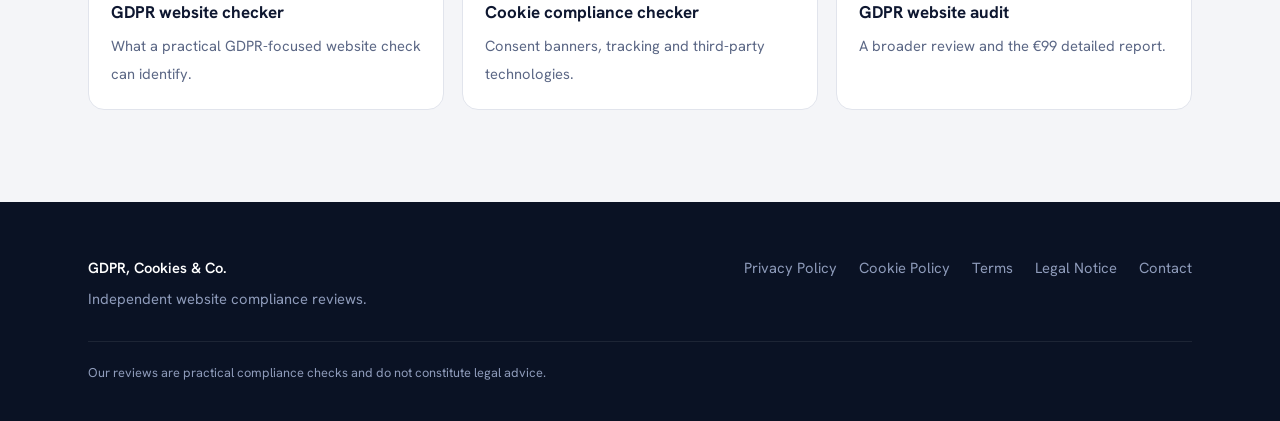
<file: cookie-compliance-checker.html>
<!DOCTYPE html>
<html lang="en">
<head>
<meta charset="UTF-8">
<meta name="viewport" content="width=device-width, initial-scale=1, viewport-fit=cover">
<title>Cookie Compliance Checker | Free Cookie Consent Check</title>
<meta name="description" content="Check your website's cookie and tracking setup. Review consent, analytics, advertising pixels and third-party services with a free practical cookie compliance check and optional €99 detailed report.">
<link rel="canonical" href="https://www.gdprcookieandco.world/cookie-compliance-checker.html">
<meta property="og:type" content="website">
<meta property="og:url" content="https://www.gdprcookieandco.world/cookie-compliance-checker.html">
<meta property="og:title" content="Cookie Compliance Checker | Free Cookie Consent Check">
<meta property="og:description" content="Check your website's cookie and tracking setup. Review consent, analytics, advertising pixels and third-party services with a free practical cookie compliance check and optional €99 detailed report.">
<meta property="og:site_name" content="GDPR, Cookies &amp; Co.">
<meta name="twitter:card" content="summary">
<meta name="twitter:title" content="Cookie Compliance Checker | Free Cookie Consent Check">
<meta name="twitter:description" content="Check your website's cookie and tracking setup. Review consent, analytics, advertising pixels and third-party services with a free practical cookie compliance check and optional €99 detailed report.">
<link rel="preconnect" href="https://fonts.googleapis.com">
<link rel="preconnect" href="https://fonts.gstatic.com" crossorigin>
<link href="https://fonts.googleapis.com/css2?family=Hanken+Grotesk:wght@400;500;600;700&family=Newsreader:opsz,wght@6..72,300;6..72,400;6..72,500&display=swap" rel="stylesheet">
<style>
:root{--night:#0A1224;--night2:#111C36;--ink:#0E1730;--mute:#5B6785;--paper:#F4F5F8;--white:#fff;--line:#E1E4EC;--gold:#C9A45C;--gold-d:#B38E45;--r:16px}
*{box-sizing:border-box;margin:0;padding:0}
html{scroll-behavior:smooth;scroll-padding-top:76px}
body{font-family:'Hanken Grotesk',system-ui,sans-serif;color:var(--ink);background:var(--paper);line-height:1.65;font-size:17px;-webkit-font-smoothing:antialiased}
a{color:inherit}
.wrap{max-width:1160px;margin:0 auto;padding:0 28px}
:focus-visible{outline:3px solid var(--gold);outline-offset:2px}
.serif{font-family:'Newsreader',Georgia,serif}
header{background:var(--night);color:#fff}
.nav{display:flex;align-items:center;justify-content:space-between;min-height:80px;gap:24px}
.logo{font-weight:600;text-decoration:none;display:flex;align-items:center;gap:12px;letter-spacing:.01em}
.nav-links{display:flex;gap:24px;font-size:.93rem;color:#B6C0D8}
.nav-links a{text-decoration:none}.nav-links a:hover{color:#fff}
.btn{display:inline-flex;align-items:center;justify-content:center;font:inherit;font-weight:600;border:0;border-radius:999px;padding:15px 26px;cursor:pointer;text-decoration:none;transition:background .2s,transform .2s}
.btn-gold{background:var(--gold);color:var(--night)}.btn-gold:hover{background:#D6B471}
.btn-ghost{border:1px solid rgba(255,255,255,.35);color:#fff;padding:10px 20px;font-size:.9rem}.btn-ghost:hover{background:rgba(255,255,255,.08)}
.hero{background:radial-gradient(900px 500px at 85% 10%,rgba(201,164,92,.14),transparent 60%),radial-gradient(700px 500px at 0% 100%,rgba(70,100,200,.18),transparent 60%),var(--night);color:#fff;padding:104px 0 92px;position:relative;overflow:hidden}
.hero:before{content:"";position:absolute;inset:0;background-image:linear-gradient(rgba(255,255,255,.04) 1px,transparent 1px),linear-gradient(90deg,rgba(255,255,255,.04) 1px,transparent 1px);background-size:64px 64px;mask-image:linear-gradient(180deg,#000 0%,transparent 85%)}
.hero-inner{position:relative;max-width:900px}
.eyebrow{color:var(--gold);font-size:.86rem;font-weight:700;letter-spacing:.08em;text-transform:uppercase;margin-bottom:18px}
h1{font-family:'Newsreader',Georgia,serif;font-weight:300;font-size:clamp(2.6rem,5.2vw,4.5rem);line-height:1.04;letter-spacing:-.025em}
.lead{color:#A9B5D0;font-size:1.18rem;margin:24px 0 30px;max-width:43em}
.hero-actions{display:flex;gap:12px;flex-wrap:wrap}
.hero-note{color:#8E9BBA;font-size:.88rem;margin-top:18px}
section.s{padding:92px 0}
section.white{background:#fff}
h2{font-family:'Newsreader',Georgia,serif;font-weight:400;font-size:clamp(2rem,3.6vw,2.9rem);line-height:1.1;letter-spacing:-.02em;margin-bottom:14px}
.sub{color:var(--mute);max-width:45em;margin-bottom:46px}
.grid{display:grid;grid-template-columns:repeat(2,1fr);gap:24px}
.card{border:1px solid var(--line);border-radius:18px;background:#fff;padding:30px}
.white .card{background:var(--paper)}
.card h3{font-family:'Newsreader',serif;font-weight:500;font-size:1.45rem;margin-bottom:8px}
.card p{color:var(--mute)}
.number{font-family:'Newsreader',serif;color:var(--gold-d);font-size:1.6rem;display:block;margin-bottom:6px}
.list{display:grid;gap:18px;max-width:860px}
.list-item{border-top:1px solid var(--line);padding-top:20px}
.list-item h3{font-size:1.08rem;margin-bottom:5px}
.list-item p{color:var(--mute)}
.cta{background:var(--night);color:#fff;border-radius:24px;padding:48px}
.cta p{color:#A9B5D0;max-width:44em;margin:12px 0 24px}
.links{display:grid;grid-template-columns:repeat(3,1fr);gap:18px}
.links a{display:block;border:1px solid var(--line);border-radius:16px;padding:22px;background:#fff;text-decoration:none}
.links a:hover{border-color:var(--gold)}
.links strong{display:block;margin-bottom:5px}
.links span{color:var(--mute);font-size:.92rem}
.disclaimer{font-size:.9rem;color:var(--mute);margin-top:24px}
footer{background:var(--night);color:#8E9BBA;padding:54px 0 38px;font-size:.92rem}
.foot{display:flex;justify-content:space-between;gap:32px;flex-wrap:wrap}
.foot b{color:#fff;display:block;margin-bottom:6px;font-weight:600}
.foot nav{display:flex;gap:22px;flex-wrap:wrap}.foot a{text-decoration:none}.foot a:hover{color:#fff}
.disc{margin-top:30px;padding-top:20px;border-top:1px solid rgba(255,255,255,.08);font-size:.8rem}
@media(max-width:760px){.nav-links{display:none}.hero{padding:82px 0 70px}.grid,.links{grid-template-columns:1fr}section.s{padding:68px 0}.cta{padding:32px 24px}}
</style>
<script type="application/ld+json">
{
  "@context":"https://schema.org",
  "@type":"WebPage",
  "name":"Cookie Compliance Checker | Free Cookie Consent Check",
  "url":"https://www.gdprcookieandco.world/cookie-compliance-checker.html",
  "description":"Check your website's cookie and tracking setup. Review consent, analytics, advertising pixels and third-party services with a free practical cookie compliance check and optional €99 detailed report.",
  "isPartOf":{"@type":"WebSite","name":"GDPR, Cookies & Co.","url":"https://www.gdprcookieandco.world/"}
}
</script>
</head>
<body>
<header>
  <div class="wrap nav">
    <a href="https://www.gdprcookieandco.world/" class="logo" aria-label="GDPR, Cookies &amp; Co. home">
      <svg width="28" height="28" viewBox="0 0 28 28" aria-hidden="true"><rect x=".75" y=".75" width="26.5" height="26.5" rx="8" fill="none" stroke="#C9A45C" stroke-width="1.5"/><path d="M14 6l6 2.4v5.2c0 3.6-2.5 6-6 7.4-3.5-1.4-6-3.8-6-7.4V8.4z" fill="none" stroke="#fff" stroke-width="1.4"/><path d="M11.4 13.6l2 2 3.4-3.8" fill="none" stroke="#C9A45C" stroke-width="1.5"/></svg>
      GDPR, Cookies &amp; Co.
    </a>
    <nav class="nav-links">
      <a href="https://www.gdprcookieandco.world/gdpr-website-checker.html">GDPR website checker</a>
      <a href="https://www.gdprcookieandco.world/cookie-compliance-checker.html">Cookie checker</a>
      <a href="https://www.gdprcookieandco.world/gdpr-website-audit.html">GDPR audit</a>
    </nav>
    <a href="https://www.gdprcookieandco.world/#check" class="btn btn-ghost">Free check</a>
  </div>
</header>

<main>
<section class="hero">
  <div class="wrap hero-inner">
    <p class="eyebrow">Cookie compliance checker</p>
    <h1>Cookie Compliance Checker: Check Consent and Tracking on Your Website</h1>
    <p class="lead">Find out whether your website's cookie consent and tracking setup deserves a closer look. The free check focuses on consent choices, tracking technologies and third-party services; a detailed report is available for €99.</p>
    <div class="hero-actions">
      <a class="btn btn-gold" href="https://www.gdprcookieandco.world/#check">Check your website for free</a>
      <a class="btn btn-ghost" href="https://www.gdprcookieandco.world/">Back to homepage</a>
    </div>
    <p class="hero-note">Free initial check · Detailed report €99 one-time · Practical review, not legal advice</p>
  </div>
</section>

<section class="s white">
  <div class="wrap">
    <h2>What this check looks at</h2>
    <p class="sub">The presence of a cookie banner alone does not establish compliance. The wider setup, including technologies that run and the information provided to visitors, matters too.</p>
    <div class="grid"><article class="card"><span class="number">1</span><h3>Cookie consent banner</h3><p>Check whether visitors are presented with a clear consent choice and whether the interface makes the available choices understandable.</p></article><article class="card"><span class="number">2</span><h3>Analytics and advertising</h3><p>Look for analytics tools, advertising pixels and similar technologies that may process visitor information.</p></article><article class="card"><span class="number">3</span><h3>Third-party services</h3><p>Embedded video, maps, chat tools, social widgets, fonts and other services can introduce additional data flows worth reviewing.</p></article><article class="card"><span class="number">4</span><h3>Before-consent behavior</h3><p>One important question is whether relevant tracking or non-essential technologies appear to run before the visitor has made a choice.</p></article></div>
  </div>
</section>

<section class="s">
  <div class="wrap">
    <h2>How the review works</h2>
    <p class="sub">The goal is to give a website owner a clear starting point: what appears to be working, what needs attention, and what to investigate next.</p>
    <div class="list"><div class="list-item"><h3>1. Enter your website</h3><p>Start from the free check on the homepage with your website address and email.</p></div><div class="list-item"><h3>2. Review the cookie setup</h3><p>The check considers visible consent mechanisms and the website technologies that can be identified during the review.</p></div><div class="list-item"><h3>3. Get the result</h3><p>You receive the initial result by email. If the setup needs attention, the result explains the main issue areas.</p></div><div class="list-item"><h3>4. Choose the full report</h3><p>For €99, the detailed report expands the findings and organizes suggested fixes by priority.</p></div></div>
  </div>
</section>

<section class="s white">
  <div class="wrap">
    <div class="cta">
      <h2 style="color:#fff">Who is this useful for?</h2>
      <p>Website owners who use analytics, advertising, embedded media or other third-party services and want an independent first look at whether their cookie and tracking setup needs attention.</p>
      <a class="btn btn-gold" href="https://www.gdprcookieandco.world/#check">Run the free check</a>
    </div>
    <p class="disclaimer">This service provides a practical website compliance review. It is not a legal opinion, certification, or guarantee of compliance. For a binding legal assessment, consult a qualified lawyer.</p>
  </div>
</section>

<section class="s">
  <div class="wrap">
    <h2>Explore the other checks</h2>
    <p class="sub">These pages cover related parts of the same website review.</p>
    <div class="links">
      <a href="https://www.gdprcookieandco.world/gdpr-website-checker.html"><strong>GDPR website checker</strong><span>What a practical GDPR-focused website check can identify.</span></a>
      <a href="https://www.gdprcookieandco.world/cookie-compliance-checker.html"><strong>Cookie compliance checker</strong><span>Consent banners, tracking and third-party technologies.</span></a>
      <a href="https://www.gdprcookieandco.world/gdpr-website-audit.html"><strong>GDPR website audit</strong><span>A broader review and the €99 detailed report.</span></a>
    </div>
  </div>
</section>
</main>

<footer>
  <div class="wrap">
    <div class="foot">
      <div><b>GDPR, Cookies &amp; Co.</b>Independent website compliance reviews.</div>
      <nav>
        <a href="https://www.gdprcookieandco.world/privacy-policy.html">Privacy Policy</a>
        <a href="https://www.gdprcookieandco.world/cookie-policy.html">Cookie Policy</a>
        <a href="https://www.gdprcookieandco.world/terms.html">Terms</a>
        <a href="https://www.gdprcookieandco.world/legal-notice.html">Legal Notice</a>
        <a href="https://www.gdprcookieandco.world/contact.html">Contact</a>
      </nav>
    </div>
    <p class="disc">Our reviews are practical compliance checks and do not constitute legal advice.</p>
  </div>
</footer>
</body>
</html>
</file>
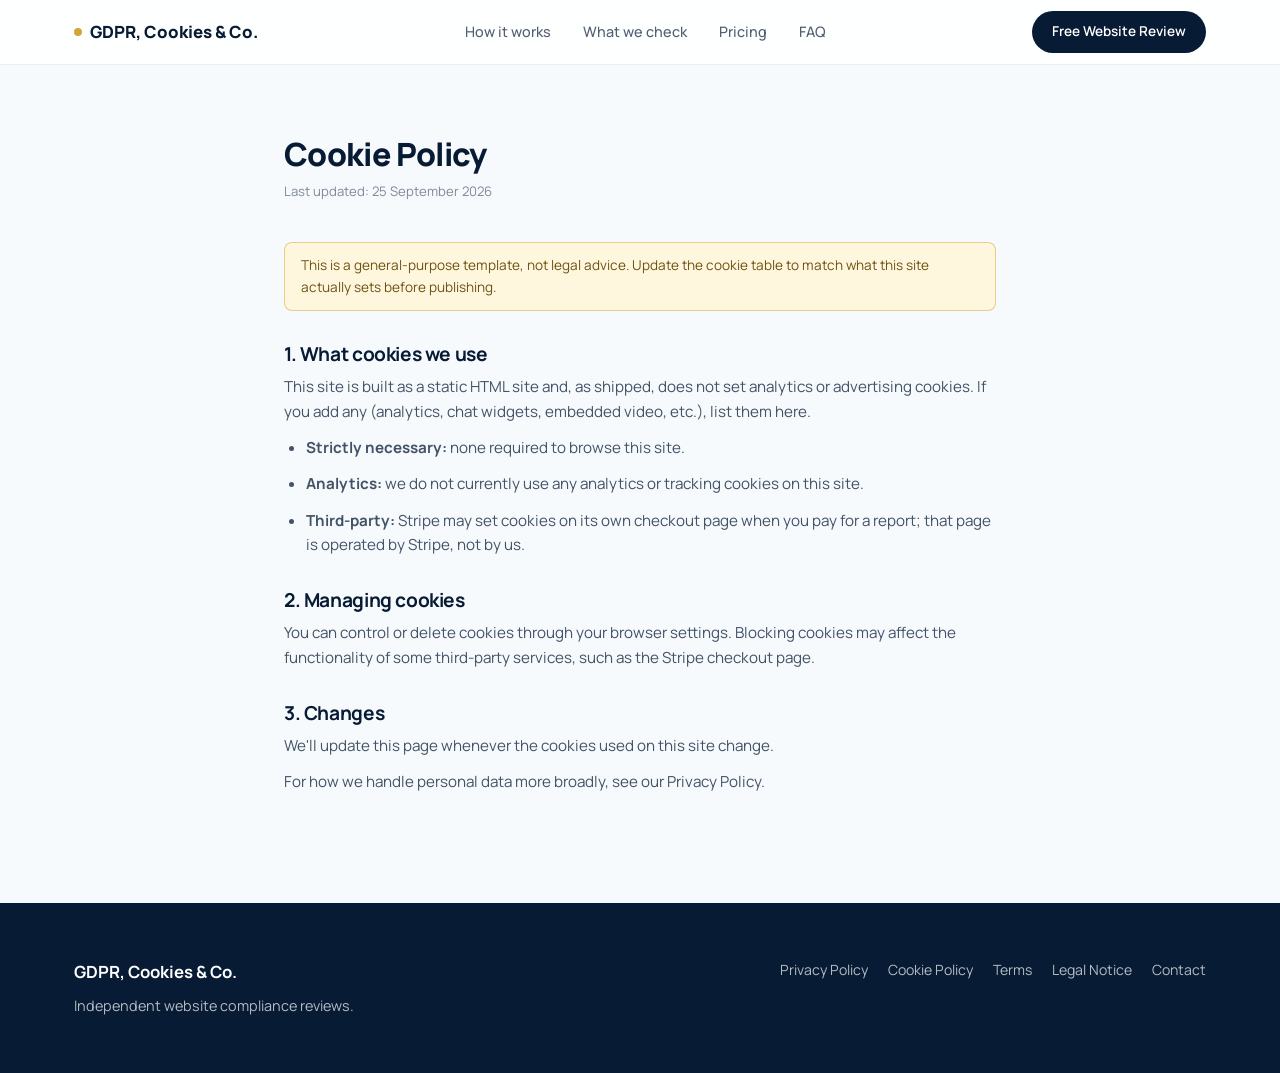
<file: cookie-policy.html>
<!DOCTYPE html>
<html lang="en">
<head>
<meta charset="UTF-8">
<meta name="viewport" content="width=device-width, initial-scale=1, viewport-fit=cover">
<title>Cookie Policy — GDPR, Cookies & Co.</title>
<link rel="preconnect" href="https://fonts.googleapis.com">
<link rel="preconnect" href="https://fonts.gstatic.com" crossorigin>
<link href="https://fonts.googleapis.com/css2?family=Manrope:wght@400;500;600;700;800&display=swap" rel="stylesheet">
<link rel="stylesheet" href="styles.css">
</head>
<body>
<header>
  <div class="wrap nav">
    <a href="index.html" class="logo"><span class="dot"></span> GDPR, Cookies &amp; Co.</a>
    <nav class="nav-links">
      <a href="index.html#process">How it works</a>
      <a href="index.html#check">What we check</a>
      <a href="index.html#pricing">Pricing</a>
      <a href="index.html#faq">FAQ</a>
    </nav>
    <a href="index.html#free-review" class="nav-cta">Free Website Review</a>
  </div>
</header>
<div class="page-space"></div>

<section class="section legal" style="padding-top:40px;">
  <div class="wrap" style="max-width:760px;">
    <h1>Cookie Policy</h1>
    <p class="updated">Last updated: 25 September 2026</p>
    <p class="placeholder">This is a general-purpose template, not legal advice. Update the cookie table to match what this site actually sets before publishing.</p>

    <h2>1. What cookies we use</h2>
    <p>This site is built as a static HTML site and, as shipped, does not set analytics or advertising cookies. If you add any (analytics, chat widgets, embedded video, etc.), list them here.</p>
    <ul>
      <li><strong>Strictly necessary:</strong> none required to browse this site.</li>
      <li><strong>Analytics:</strong> we do not currently use any analytics or tracking cookies on this site.</li>
      <li><strong>Third-party:</strong> Stripe may set cookies on its own checkout page when you pay for a report; that page is operated by Stripe, not by us.</li>
    </ul>

    <h2>2. Managing cookies</h2>
    <p>You can control or delete cookies through your browser settings. Blocking cookies may affect the functionality of some third-party services, such as the Stripe checkout page.</p>

    <h2>3. Changes</h2>
    <p>We'll update this page whenever the cookies used on this site change.</p>

    <p>For how we handle personal data more broadly, see our <a href="privacy-policy.html">Privacy Policy</a>.</p>
  </div>
</section>

<footer>
  <div class="wrap footer-inner">
    <div>
      <h4>GDPR, Cookies &amp; Co.</h4>
      <p style="max-width:280px; font-size:0.9rem;">Independent website compliance reviews.</p>
    </div>
    <nav class="footer-links">
      <a href="privacy-policy.html">Privacy Policy</a>
      <a href="cookie-policy.html">Cookie Policy</a>
      <a href="terms.html">Terms</a>
      <a href="legal-notice.html">Legal Notice</a>
      <a href="contact.html">Contact</a>
    </nav>
  </div>
</footer>
</body>
</html>
</file>
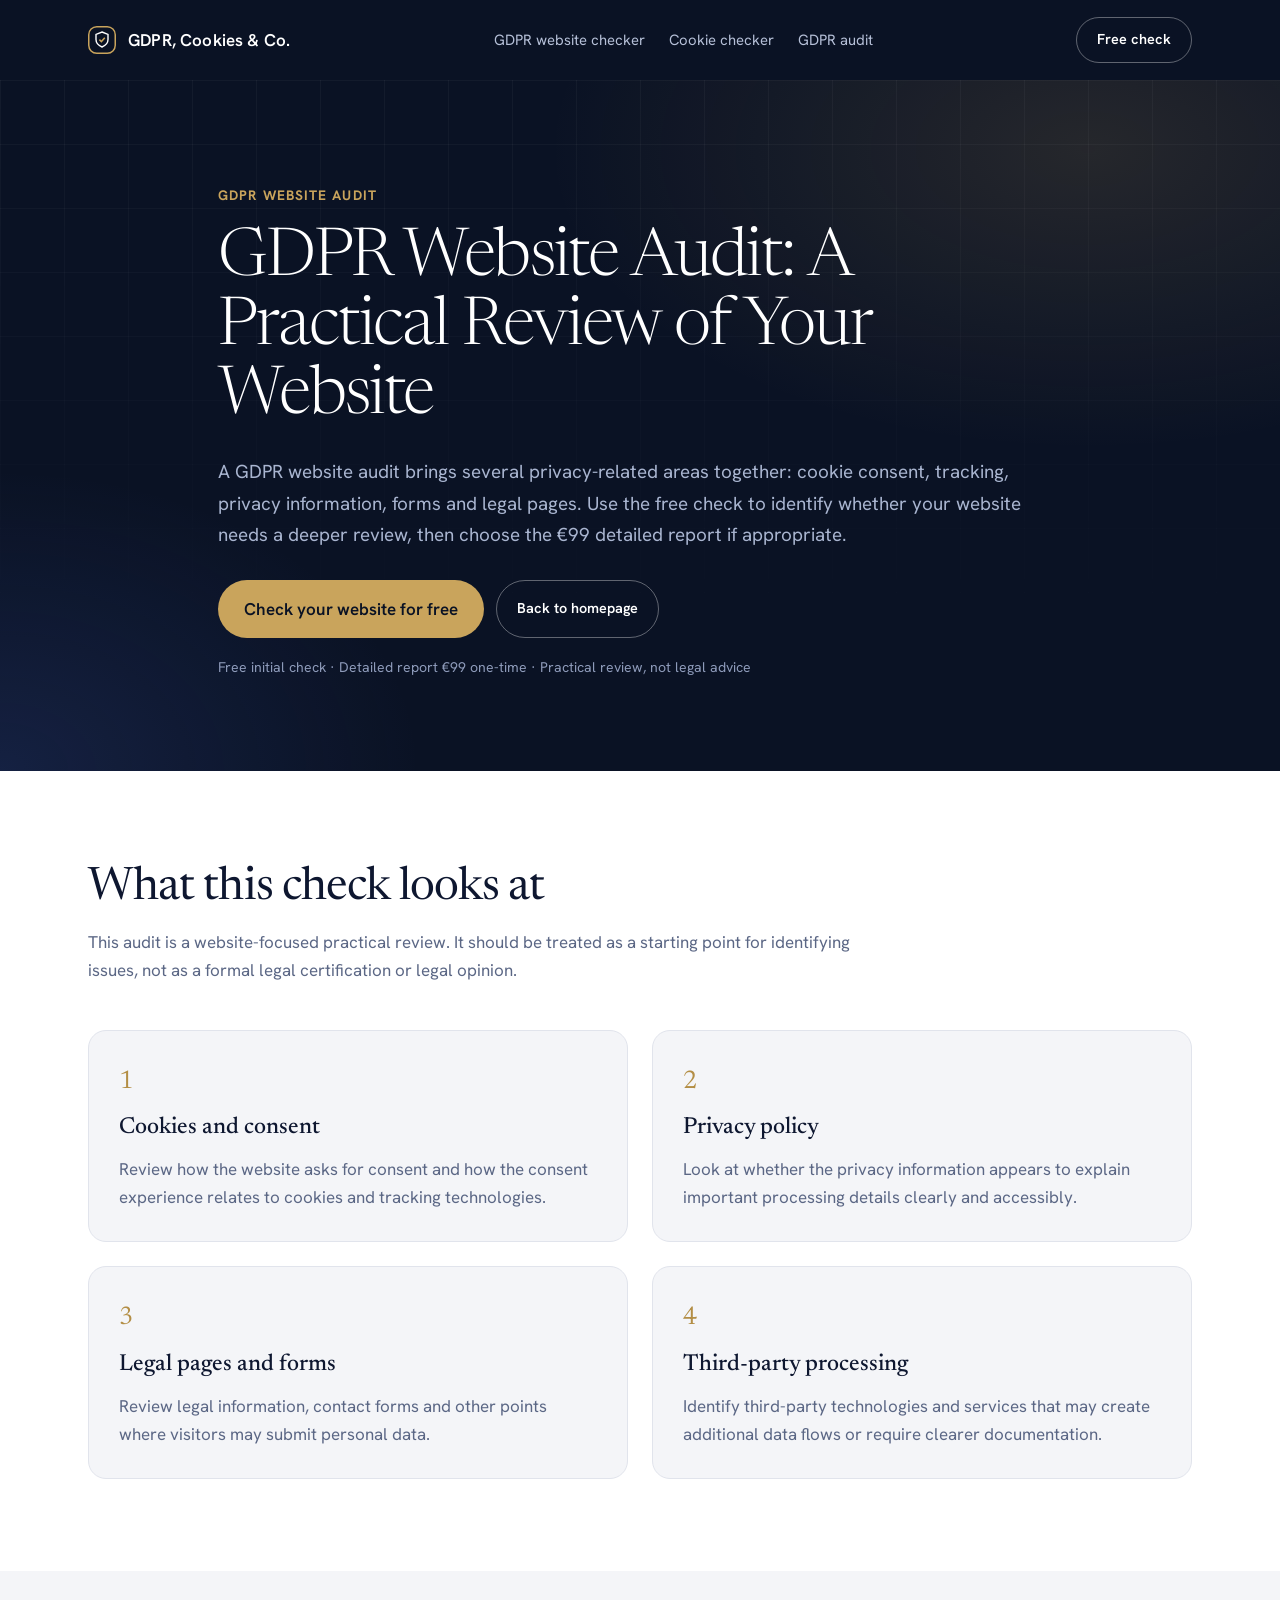
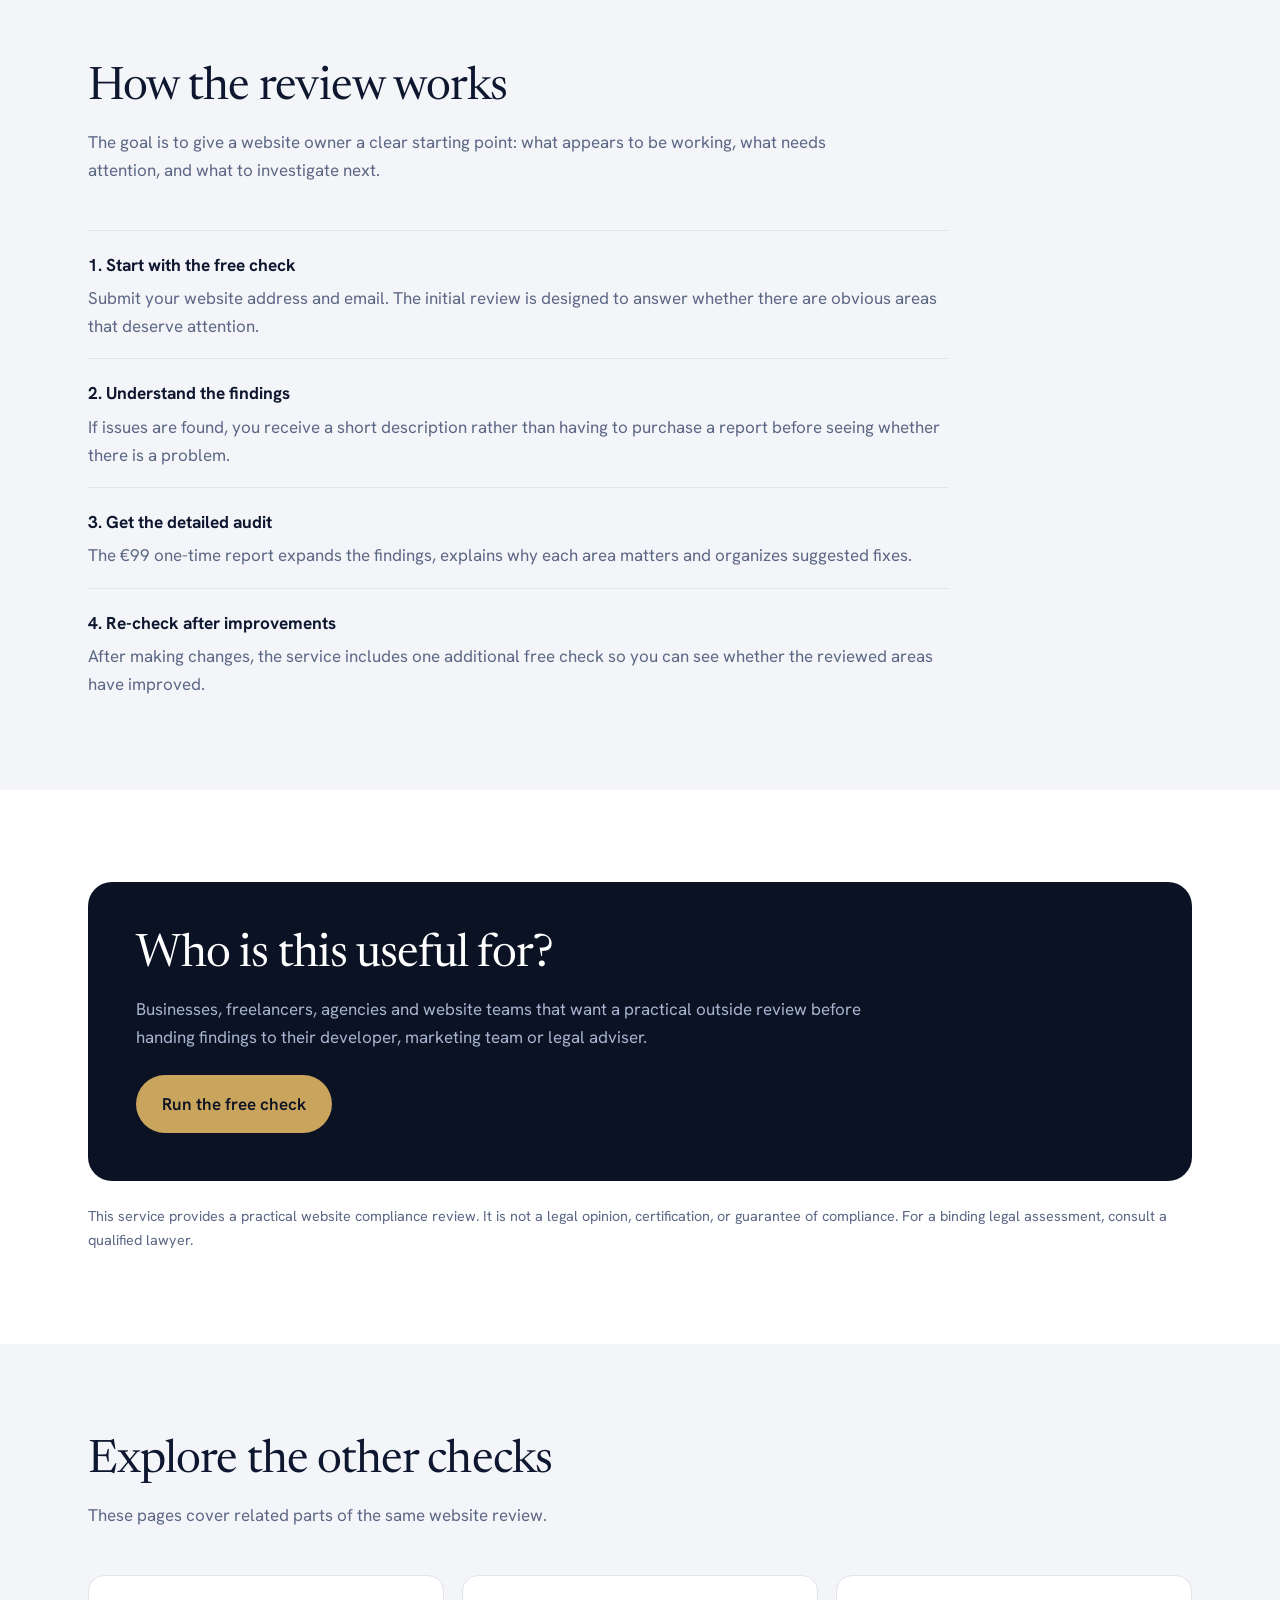
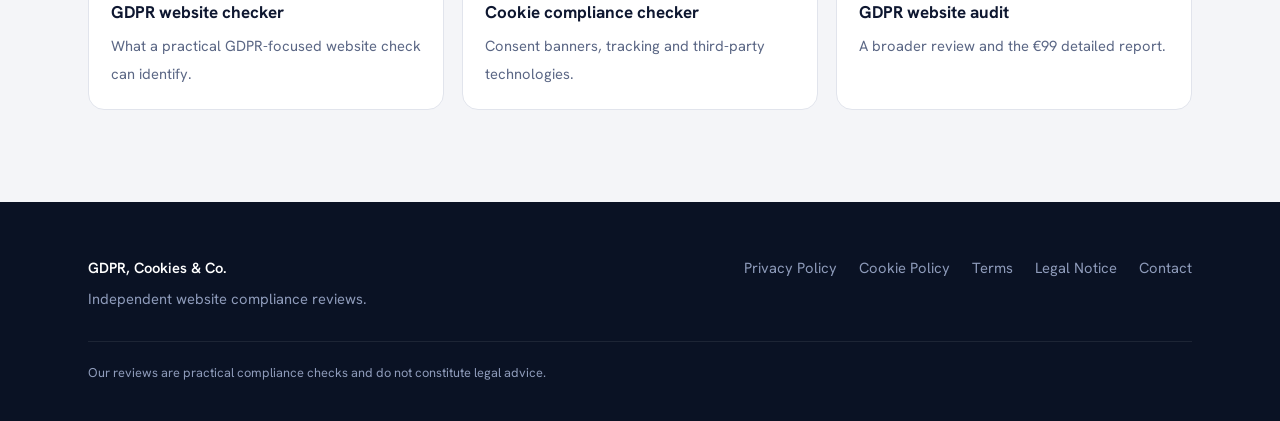
<file: gdpr-website-audit.html>
<!DOCTYPE html>
<html lang="en">
<head>
<meta charset="UTF-8">
<meta name="viewport" content="width=device-width, initial-scale=1, viewport-fit=cover">
<title>GDPR Website Audit | Practical GDPR & Cookie Compliance Review</title>
<meta name="description" content="Get a practical GDPR website audit covering cookies, consent, tracking, privacy information and legal pages. Start with a free website check and upgrade to a detailed €99 report when issues are found.">
<link rel="canonical" href="https://www.gdprcookieandco.world/gdpr-website-audit.html">
<meta property="og:type" content="website">
<meta property="og:url" content="https://www.gdprcookieandco.world/gdpr-website-audit.html">
<meta property="og:title" content="GDPR Website Audit | Practical GDPR & Cookie Compliance Review">
<meta property="og:description" content="Get a practical GDPR website audit covering cookies, consent, tracking, privacy information and legal pages. Start with a free website check and upgrade to a detailed €99 report when issues are found.">
<meta property="og:site_name" content="GDPR, Cookies &amp; Co.">
<meta name="twitter:card" content="summary">
<meta name="twitter:title" content="GDPR Website Audit | Practical GDPR & Cookie Compliance Review">
<meta name="twitter:description" content="Get a practical GDPR website audit covering cookies, consent, tracking, privacy information and legal pages. Start with a free website check and upgrade to a detailed €99 report when issues are found.">
<link rel="preconnect" href="https://fonts.googleapis.com">
<link rel="preconnect" href="https://fonts.gstatic.com" crossorigin>
<link href="https://fonts.googleapis.com/css2?family=Hanken+Grotesk:wght@400;500;600;700&family=Newsreader:opsz,wght@6..72,300;6..72,400;6..72,500&display=swap" rel="stylesheet">
<style>
:root{--night:#0A1224;--night2:#111C36;--ink:#0E1730;--mute:#5B6785;--paper:#F4F5F8;--white:#fff;--line:#E1E4EC;--gold:#C9A45C;--gold-d:#B38E45;--r:16px}
*{box-sizing:border-box;margin:0;padding:0}
html{scroll-behavior:smooth;scroll-padding-top:76px}
body{font-family:'Hanken Grotesk',system-ui,sans-serif;color:var(--ink);background:var(--paper);line-height:1.65;font-size:17px;-webkit-font-smoothing:antialiased}
a{color:inherit}
.wrap{max-width:1160px;margin:0 auto;padding:0 28px}
:focus-visible{outline:3px solid var(--gold);outline-offset:2px}
.serif{font-family:'Newsreader',Georgia,serif}
header{background:var(--night);color:#fff}
.nav{display:flex;align-items:center;justify-content:space-between;min-height:80px;gap:24px}
.logo{font-weight:600;text-decoration:none;display:flex;align-items:center;gap:12px;letter-spacing:.01em}
.nav-links{display:flex;gap:24px;font-size:.93rem;color:#B6C0D8}
.nav-links a{text-decoration:none}.nav-links a:hover{color:#fff}
.btn{display:inline-flex;align-items:center;justify-content:center;font:inherit;font-weight:600;border:0;border-radius:999px;padding:15px 26px;cursor:pointer;text-decoration:none;transition:background .2s,transform .2s}
.btn-gold{background:var(--gold);color:var(--night)}.btn-gold:hover{background:#D6B471}
.btn-ghost{border:1px solid rgba(255,255,255,.35);color:#fff;padding:10px 20px;font-size:.9rem}.btn-ghost:hover{background:rgba(255,255,255,.08)}
.hero{background:radial-gradient(900px 500px at 85% 10%,rgba(201,164,92,.14),transparent 60%),radial-gradient(700px 500px at 0% 100%,rgba(70,100,200,.18),transparent 60%),var(--night);color:#fff;padding:104px 0 92px;position:relative;overflow:hidden}
.hero:before{content:"";position:absolute;inset:0;background-image:linear-gradient(rgba(255,255,255,.04) 1px,transparent 1px),linear-gradient(90deg,rgba(255,255,255,.04) 1px,transparent 1px);background-size:64px 64px;mask-image:linear-gradient(180deg,#000 0%,transparent 85%)}
.hero-inner{position:relative;max-width:900px}
.eyebrow{color:var(--gold);font-size:.86rem;font-weight:700;letter-spacing:.08em;text-transform:uppercase;margin-bottom:18px}
h1{font-family:'Newsreader',Georgia,serif;font-weight:300;font-size:clamp(2.6rem,5.2vw,4.5rem);line-height:1.04;letter-spacing:-.025em}
.lead{color:#A9B5D0;font-size:1.18rem;margin:24px 0 30px;max-width:43em}
.hero-actions{display:flex;gap:12px;flex-wrap:wrap}
.hero-note{color:#8E9BBA;font-size:.88rem;margin-top:18px}
section.s{padding:92px 0}
section.white{background:#fff}
h2{font-family:'Newsreader',Georgia,serif;font-weight:400;font-size:clamp(2rem,3.6vw,2.9rem);line-height:1.1;letter-spacing:-.02em;margin-bottom:14px}
.sub{color:var(--mute);max-width:45em;margin-bottom:46px}
.grid{display:grid;grid-template-columns:repeat(2,1fr);gap:24px}
.card{border:1px solid var(--line);border-radius:18px;background:#fff;padding:30px}
.white .card{background:var(--paper)}
.card h3{font-family:'Newsreader',serif;font-weight:500;font-size:1.45rem;margin-bottom:8px}
.card p{color:var(--mute)}
.number{font-family:'Newsreader',serif;color:var(--gold-d);font-size:1.6rem;display:block;margin-bottom:6px}
.list{display:grid;gap:18px;max-width:860px}
.list-item{border-top:1px solid var(--line);padding-top:20px}
.list-item h3{font-size:1.08rem;margin-bottom:5px}
.list-item p{color:var(--mute)}
.cta{background:var(--night);color:#fff;border-radius:24px;padding:48px}
.cta p{color:#A9B5D0;max-width:44em;margin:12px 0 24px}
.links{display:grid;grid-template-columns:repeat(3,1fr);gap:18px}
.links a{display:block;border:1px solid var(--line);border-radius:16px;padding:22px;background:#fff;text-decoration:none}
.links a:hover{border-color:var(--gold)}
.links strong{display:block;margin-bottom:5px}
.links span{color:var(--mute);font-size:.92rem}
.disclaimer{font-size:.9rem;color:var(--mute);margin-top:24px}
footer{background:var(--night);color:#8E9BBA;padding:54px 0 38px;font-size:.92rem}
.foot{display:flex;justify-content:space-between;gap:32px;flex-wrap:wrap}
.foot b{color:#fff;display:block;margin-bottom:6px;font-weight:600}
.foot nav{display:flex;gap:22px;flex-wrap:wrap}.foot a{text-decoration:none}.foot a:hover{color:#fff}
.disc{margin-top:30px;padding-top:20px;border-top:1px solid rgba(255,255,255,.08);font-size:.8rem}
@media(max-width:760px){.nav-links{display:none}.hero{padding:82px 0 70px}.grid,.links{grid-template-columns:1fr}section.s{padding:68px 0}.cta{padding:32px 24px}}
</style>
<script type="application/ld+json">
{
  "@context":"https://schema.org",
  "@type":"WebPage",
  "name":"GDPR Website Audit | Practical GDPR & Cookie Compliance Review",
  "url":"https://www.gdprcookieandco.world/gdpr-website-audit.html",
  "description":"Get a practical GDPR website audit covering cookies, consent, tracking, privacy information and legal pages. Start with a free website check and upgrade to a detailed €99 report when issues are found.",
  "isPartOf":{"@type":"WebSite","name":"GDPR, Cookies & Co.","url":"https://www.gdprcookieandco.world/"}
}
</script>
</head>
<body>
<header>
  <div class="wrap nav">
    <a href="https://www.gdprcookieandco.world/" class="logo" aria-label="GDPR, Cookies &amp; Co. home">
      <svg width="28" height="28" viewBox="0 0 28 28" aria-hidden="true"><rect x=".75" y=".75" width="26.5" height="26.5" rx="8" fill="none" stroke="#C9A45C" stroke-width="1.5"/><path d="M14 6l6 2.4v5.2c0 3.6-2.5 6-6 7.4-3.5-1.4-6-3.8-6-7.4V8.4z" fill="none" stroke="#fff" stroke-width="1.4"/><path d="M11.4 13.6l2 2 3.4-3.8" fill="none" stroke="#C9A45C" stroke-width="1.5"/></svg>
      GDPR, Cookies &amp; Co.
    </a>
    <nav class="nav-links">
      <a href="https://www.gdprcookieandco.world/gdpr-website-checker.html">GDPR website checker</a>
      <a href="https://www.gdprcookieandco.world/cookie-compliance-checker.html">Cookie checker</a>
      <a href="https://www.gdprcookieandco.world/gdpr-website-audit.html">GDPR audit</a>
    </nav>
    <a href="https://www.gdprcookieandco.world/#check" class="btn btn-ghost">Free check</a>
  </div>
</header>

<main>
<section class="hero">
  <div class="wrap hero-inner">
    <p class="eyebrow">GDPR website audit</p>
    <h1>GDPR Website Audit: A Practical Review of Your Website</h1>
    <p class="lead">A GDPR website audit brings several privacy-related areas together: cookie consent, tracking, privacy information, forms and legal pages. Use the free check to identify whether your website needs a deeper review, then choose the €99 detailed report if appropriate.</p>
    <div class="hero-actions">
      <a class="btn btn-gold" href="https://www.gdprcookieandco.world/#check">Check your website for free</a>
      <a class="btn btn-ghost" href="https://www.gdprcookieandco.world/">Back to homepage</a>
    </div>
    <p class="hero-note">Free initial check · Detailed report €99 one-time · Practical review, not legal advice</p>
  </div>
</section>

<section class="s white">
  <div class="wrap">
    <h2>What this check looks at</h2>
    <p class="sub">This audit is a website-focused practical review. It should be treated as a starting point for identifying issues, not as a formal legal certification or legal opinion.</p>
    <div class="grid"><article class="card"><span class="number">1</span><h3>Cookies and consent</h3><p>Review how the website asks for consent and how the consent experience relates to cookies and tracking technologies.</p></article><article class="card"><span class="number">2</span><h3>Privacy policy</h3><p>Look at whether the privacy information appears to explain important processing details clearly and accessibly.</p></article><article class="card"><span class="number">3</span><h3>Legal pages and forms</h3><p>Review legal information, contact forms and other points where visitors may submit personal data.</p></article><article class="card"><span class="number">4</span><h3>Third-party processing</h3><p>Identify third-party technologies and services that may create additional data flows or require clearer documentation.</p></article></div>
  </div>
</section>

<section class="s">
  <div class="wrap">
    <h2>How the review works</h2>
    <p class="sub">The goal is to give a website owner a clear starting point: what appears to be working, what needs attention, and what to investigate next.</p>
    <div class="list"><div class="list-item"><h3>1. Start with the free check</h3><p>Submit your website address and email. The initial review is designed to answer whether there are obvious areas that deserve attention.</p></div><div class="list-item"><h3>2. Understand the findings</h3><p>If issues are found, you receive a short description rather than having to purchase a report before seeing whether there is a problem.</p></div><div class="list-item"><h3>3. Get the detailed audit</h3><p>The €99 one-time report expands the findings, explains why each area matters and organizes suggested fixes.</p></div><div class="list-item"><h3>4. Re-check after improvements</h3><p>After making changes, the service includes one additional free check so you can see whether the reviewed areas have improved.</p></div></div>
  </div>
</section>

<section class="s white">
  <div class="wrap">
    <div class="cta">
      <h2 style="color:#fff">Who is this useful for?</h2>
      <p>Businesses, freelancers, agencies and website teams that want a practical outside review before handing findings to their developer, marketing team or legal adviser.</p>
      <a class="btn btn-gold" href="https://www.gdprcookieandco.world/#check">Run the free check</a>
    </div>
    <p class="disclaimer">This service provides a practical website compliance review. It is not a legal opinion, certification, or guarantee of compliance. For a binding legal assessment, consult a qualified lawyer.</p>
  </div>
</section>

<section class="s">
  <div class="wrap">
    <h2>Explore the other checks</h2>
    <p class="sub">These pages cover related parts of the same website review.</p>
    <div class="links">
      <a href="https://www.gdprcookieandco.world/gdpr-website-checker.html"><strong>GDPR website checker</strong><span>What a practical GDPR-focused website check can identify.</span></a>
      <a href="https://www.gdprcookieandco.world/cookie-compliance-checker.html"><strong>Cookie compliance checker</strong><span>Consent banners, tracking and third-party technologies.</span></a>
      <a href="https://www.gdprcookieandco.world/gdpr-website-audit.html"><strong>GDPR website audit</strong><span>A broader review and the €99 detailed report.</span></a>
    </div>
  </div>
</section>
</main>

<footer>
  <div class="wrap">
    <div class="foot">
      <div><b>GDPR, Cookies &amp; Co.</b>Independent website compliance reviews.</div>
      <nav>
        <a href="https://www.gdprcookieandco.world/privacy-policy.html">Privacy Policy</a>
        <a href="https://www.gdprcookieandco.world/cookie-policy.html">Cookie Policy</a>
        <a href="https://www.gdprcookieandco.world/terms.html">Terms</a>
        <a href="https://www.gdprcookieandco.world/legal-notice.html">Legal Notice</a>
        <a href="https://www.gdprcookieandco.world/contact.html">Contact</a>
      </nav>
    </div>
    <p class="disc">Our reviews are practical compliance checks and do not constitute legal advice.</p>
  </div>
</footer>
</body>
</html>
</file>
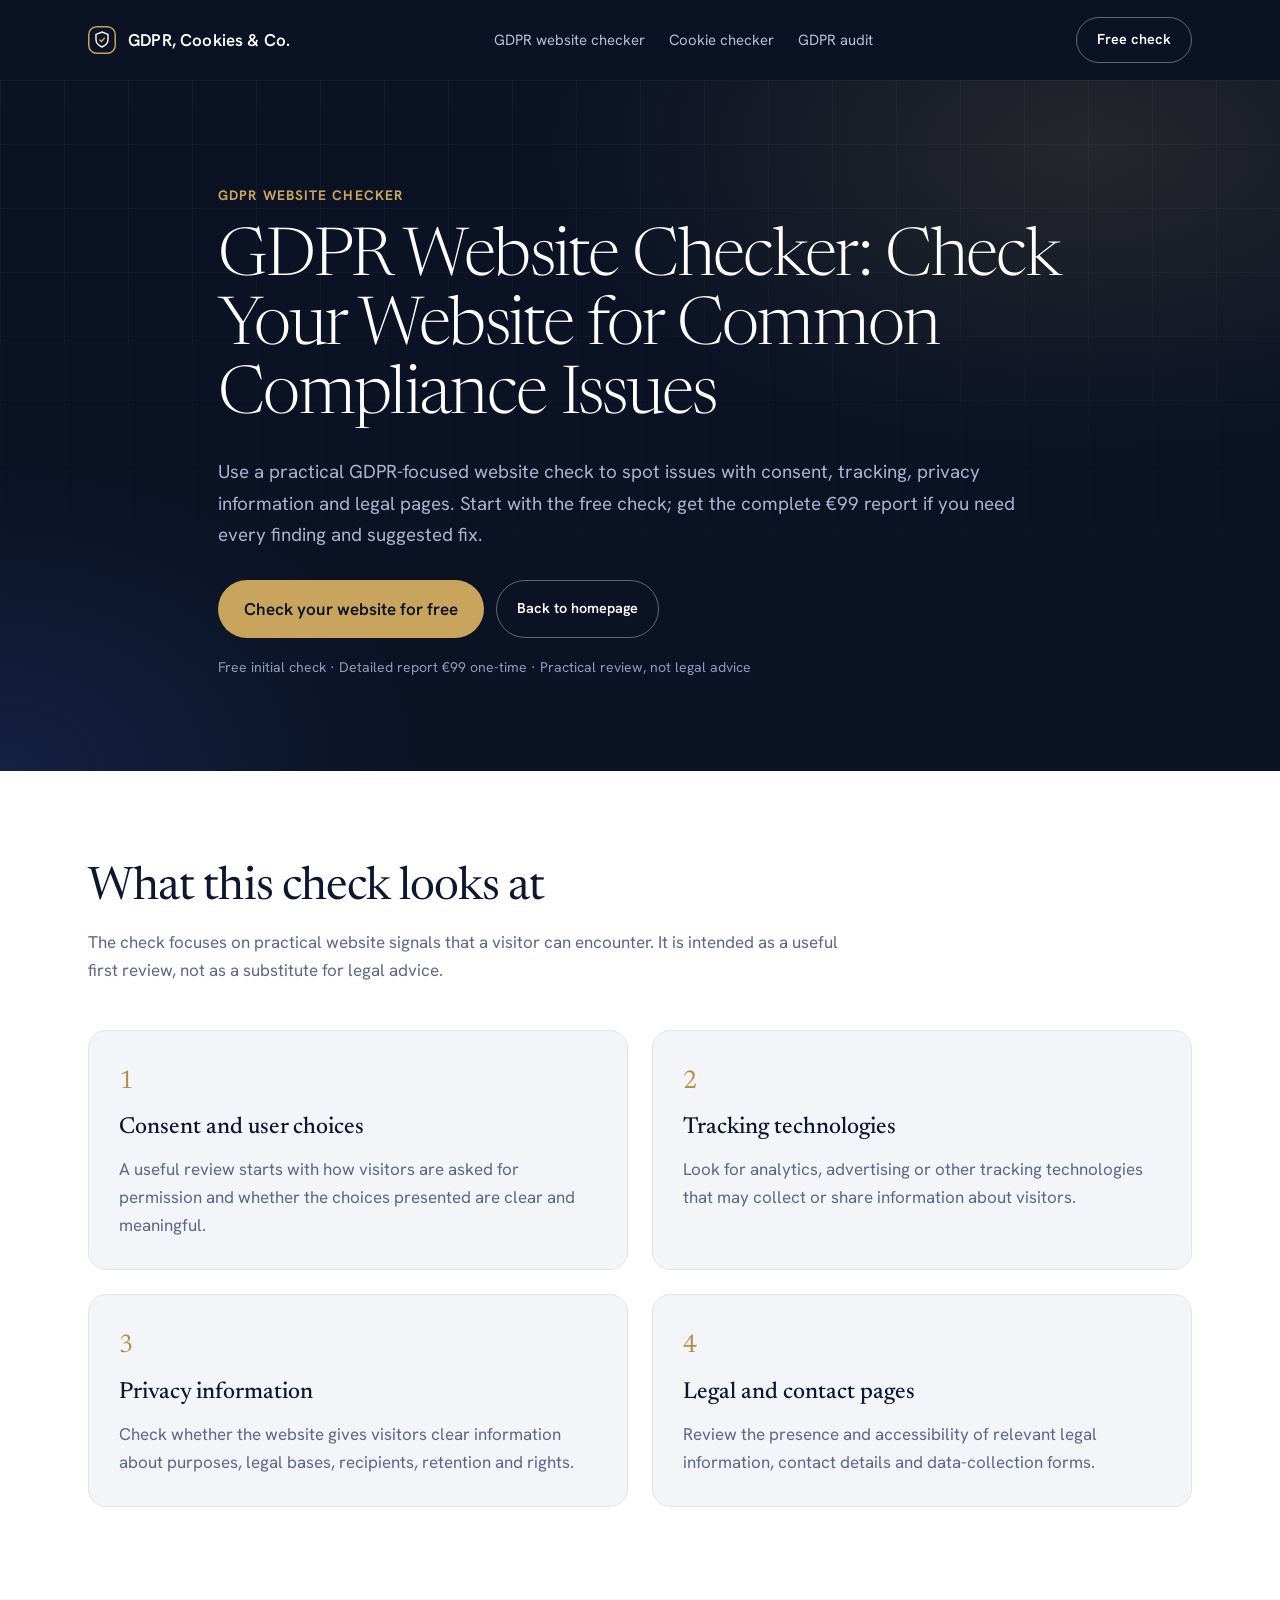
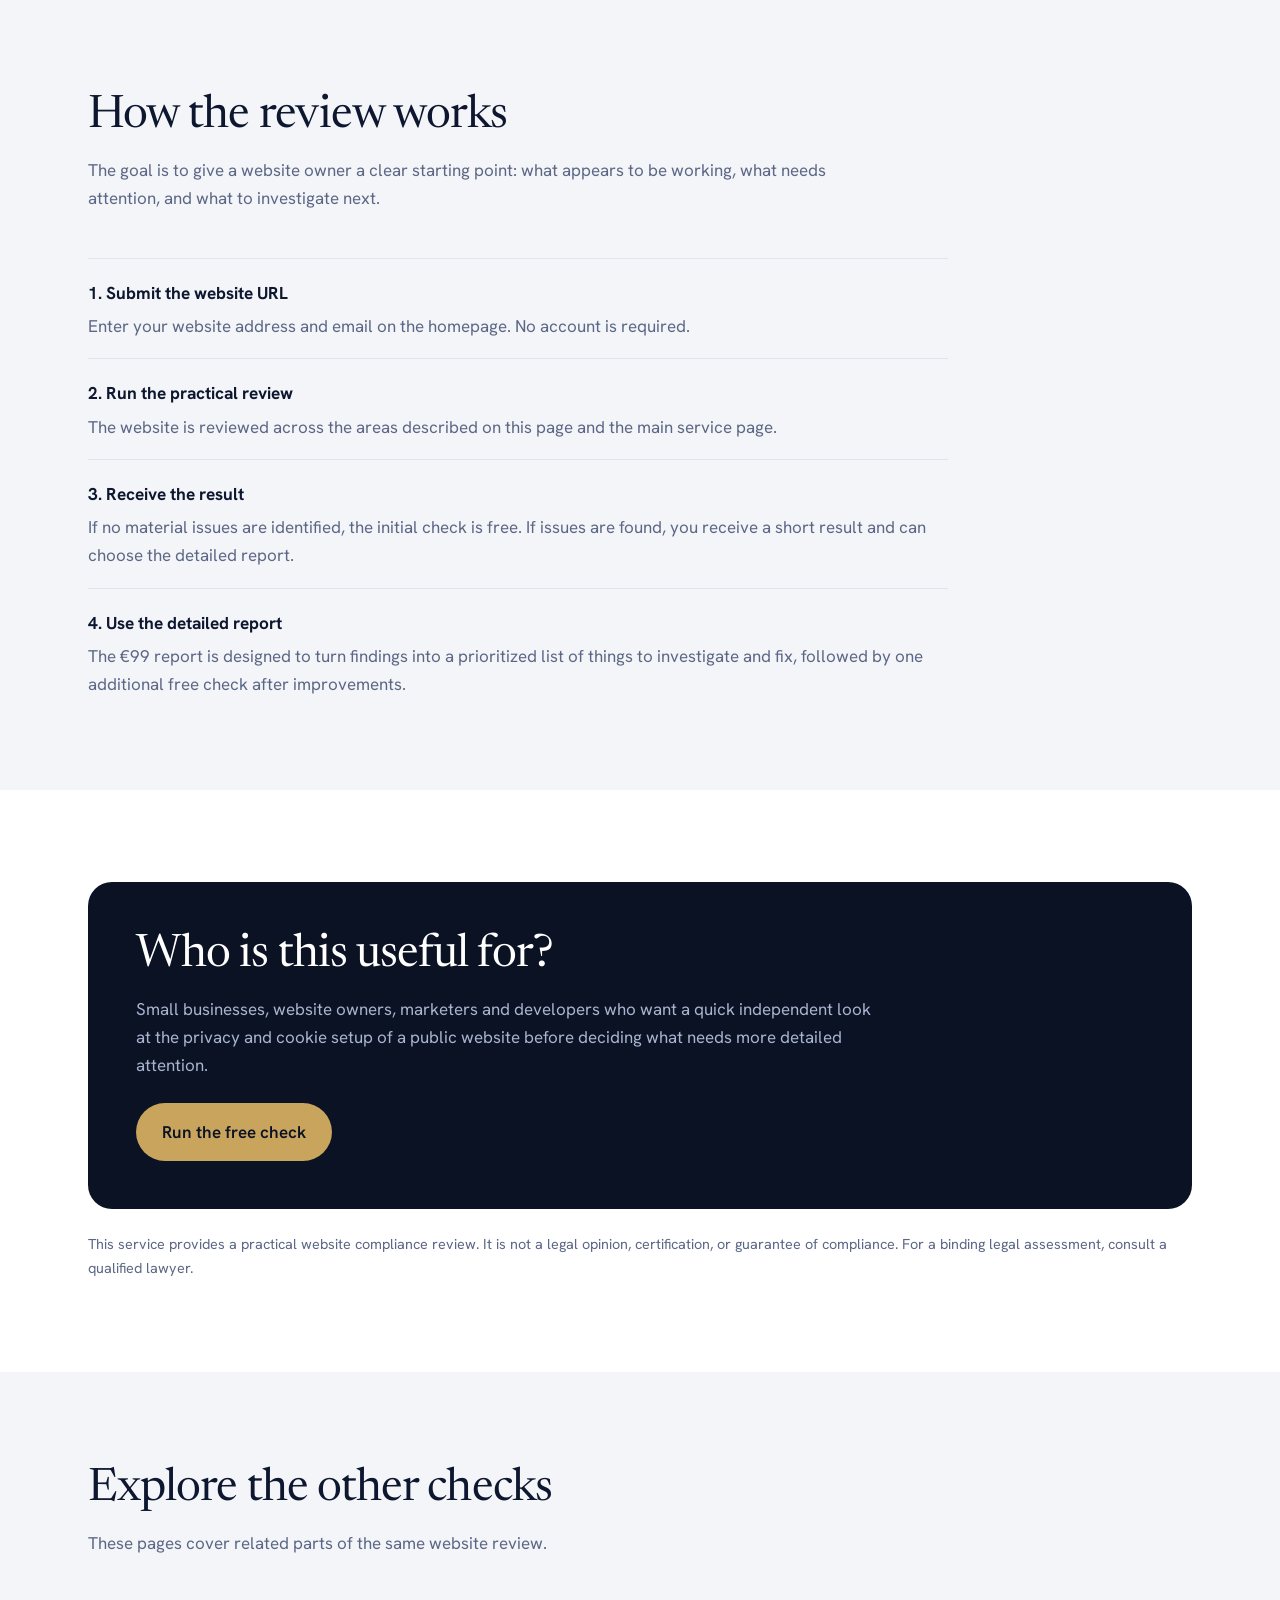
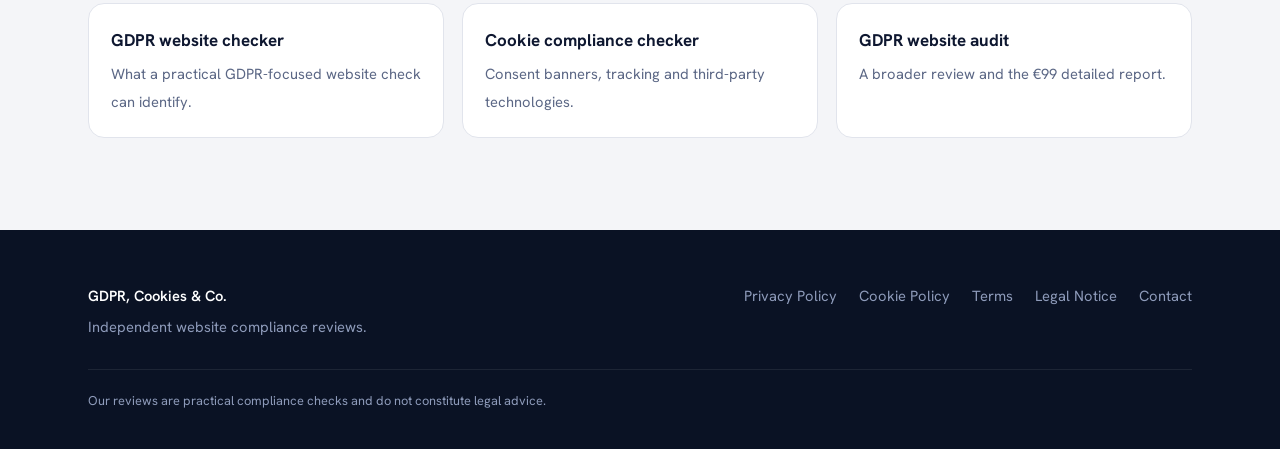
<file: gdpr-website-checker.html>
<!DOCTYPE html>
<html lang="en">
<head>
<meta charset="UTF-8">
<meta name="viewport" content="width=device-width, initial-scale=1, viewport-fit=cover">
<title>GDPR Website Checker | Free GDPR Compliance Check</title>
<meta name="description" content="Check your website for common GDPR compliance issues. Get a free practical website check covering consent, tracking, privacy information and legal pages, with a detailed report available for €99.">
<link rel="canonical" href="https://www.gdprcookieandco.world/gdpr-website-checker.html">
<meta property="og:type" content="website">
<meta property="og:url" content="https://www.gdprcookieandco.world/gdpr-website-checker.html">
<meta property="og:title" content="GDPR Website Checker | Free GDPR Compliance Check">
<meta property="og:description" content="Check your website for common GDPR compliance issues. Get a free practical website check covering consent, tracking, privacy information and legal pages, with a detailed report available for €99.">
<meta property="og:site_name" content="GDPR, Cookies &amp; Co.">
<meta name="twitter:card" content="summary">
<meta name="twitter:title" content="GDPR Website Checker | Free GDPR Compliance Check">
<meta name="twitter:description" content="Check your website for common GDPR compliance issues. Get a free practical website check covering consent, tracking, privacy information and legal pages, with a detailed report available for €99.">
<link rel="preconnect" href="https://fonts.googleapis.com">
<link rel="preconnect" href="https://fonts.gstatic.com" crossorigin>
<link href="https://fonts.googleapis.com/css2?family=Hanken+Grotesk:wght@400;500;600;700&family=Newsreader:opsz,wght@6..72,300;6..72,400;6..72,500&display=swap" rel="stylesheet">
<style>
:root{--night:#0A1224;--night2:#111C36;--ink:#0E1730;--mute:#5B6785;--paper:#F4F5F8;--white:#fff;--line:#E1E4EC;--gold:#C9A45C;--gold-d:#B38E45;--r:16px}
*{box-sizing:border-box;margin:0;padding:0}
html{scroll-behavior:smooth;scroll-padding-top:76px}
body{font-family:'Hanken Grotesk',system-ui,sans-serif;color:var(--ink);background:var(--paper);line-height:1.65;font-size:17px;-webkit-font-smoothing:antialiased}
a{color:inherit}
.wrap{max-width:1160px;margin:0 auto;padding:0 28px}
:focus-visible{outline:3px solid var(--gold);outline-offset:2px}
.serif{font-family:'Newsreader',Georgia,serif}
header{background:var(--night);color:#fff}
.nav{display:flex;align-items:center;justify-content:space-between;min-height:80px;gap:24px}
.logo{font-weight:600;text-decoration:none;display:flex;align-items:center;gap:12px;letter-spacing:.01em}
.nav-links{display:flex;gap:24px;font-size:.93rem;color:#B6C0D8}
.nav-links a{text-decoration:none}.nav-links a:hover{color:#fff}
.btn{display:inline-flex;align-items:center;justify-content:center;font:inherit;font-weight:600;border:0;border-radius:999px;padding:15px 26px;cursor:pointer;text-decoration:none;transition:background .2s,transform .2s}
.btn-gold{background:var(--gold);color:var(--night)}.btn-gold:hover{background:#D6B471}
.btn-ghost{border:1px solid rgba(255,255,255,.35);color:#fff;padding:10px 20px;font-size:.9rem}.btn-ghost:hover{background:rgba(255,255,255,.08)}
.hero{background:radial-gradient(900px 500px at 85% 10%,rgba(201,164,92,.14),transparent 60%),radial-gradient(700px 500px at 0% 100%,rgba(70,100,200,.18),transparent 60%),var(--night);color:#fff;padding:104px 0 92px;position:relative;overflow:hidden}
.hero:before{content:"";position:absolute;inset:0;background-image:linear-gradient(rgba(255,255,255,.04) 1px,transparent 1px),linear-gradient(90deg,rgba(255,255,255,.04) 1px,transparent 1px);background-size:64px 64px;mask-image:linear-gradient(180deg,#000 0%,transparent 85%)}
.hero-inner{position:relative;max-width:900px}
.eyebrow{color:var(--gold);font-size:.86rem;font-weight:700;letter-spacing:.08em;text-transform:uppercase;margin-bottom:18px}
h1{font-family:'Newsreader',Georgia,serif;font-weight:300;font-size:clamp(2.6rem,5.2vw,4.5rem);line-height:1.04;letter-spacing:-.025em}
.lead{color:#A9B5D0;font-size:1.18rem;margin:24px 0 30px;max-width:43em}
.hero-actions{display:flex;gap:12px;flex-wrap:wrap}
.hero-note{color:#8E9BBA;font-size:.88rem;margin-top:18px}
section.s{padding:92px 0}
section.white{background:#fff}
h2{font-family:'Newsreader',Georgia,serif;font-weight:400;font-size:clamp(2rem,3.6vw,2.9rem);line-height:1.1;letter-spacing:-.02em;margin-bottom:14px}
.sub{color:var(--mute);max-width:45em;margin-bottom:46px}
.grid{display:grid;grid-template-columns:repeat(2,1fr);gap:24px}
.card{border:1px solid var(--line);border-radius:18px;background:#fff;padding:30px}
.white .card{background:var(--paper)}
.card h3{font-family:'Newsreader',serif;font-weight:500;font-size:1.45rem;margin-bottom:8px}
.card p{color:var(--mute)}
.number{font-family:'Newsreader',serif;color:var(--gold-d);font-size:1.6rem;display:block;margin-bottom:6px}
.list{display:grid;gap:18px;max-width:860px}
.list-item{border-top:1px solid var(--line);padding-top:20px}
.list-item h3{font-size:1.08rem;margin-bottom:5px}
.list-item p{color:var(--mute)}
.cta{background:var(--night);color:#fff;border-radius:24px;padding:48px}
.cta p{color:#A9B5D0;max-width:44em;margin:12px 0 24px}
.links{display:grid;grid-template-columns:repeat(3,1fr);gap:18px}
.links a{display:block;border:1px solid var(--line);border-radius:16px;padding:22px;background:#fff;text-decoration:none}
.links a:hover{border-color:var(--gold)}
.links strong{display:block;margin-bottom:5px}
.links span{color:var(--mute);font-size:.92rem}
.disclaimer{font-size:.9rem;color:var(--mute);margin-top:24px}
footer{background:var(--night);color:#8E9BBA;padding:54px 0 38px;font-size:.92rem}
.foot{display:flex;justify-content:space-between;gap:32px;flex-wrap:wrap}
.foot b{color:#fff;display:block;margin-bottom:6px;font-weight:600}
.foot nav{display:flex;gap:22px;flex-wrap:wrap}.foot a{text-decoration:none}.foot a:hover{color:#fff}
.disc{margin-top:30px;padding-top:20px;border-top:1px solid rgba(255,255,255,.08);font-size:.8rem}
@media(max-width:760px){.nav-links{display:none}.hero{padding:82px 0 70px}.grid,.links{grid-template-columns:1fr}section.s{padding:68px 0}.cta{padding:32px 24px}}
</style>
<script type="application/ld+json">
{
  "@context":"https://schema.org",
  "@type":"WebPage",
  "name":"GDPR Website Checker | Free GDPR Compliance Check",
  "url":"https://www.gdprcookieandco.world/gdpr-website-checker.html",
  "description":"Check your website for common GDPR compliance issues. Get a free practical website check covering consent, tracking, privacy information and legal pages, with a detailed report available for €99.",
  "isPartOf":{"@type":"WebSite","name":"GDPR, Cookies & Co.","url":"https://www.gdprcookieandco.world/"}
}
</script>
</head>
<body>
<header>
  <div class="wrap nav">
    <a href="https://www.gdprcookieandco.world/" class="logo" aria-label="GDPR, Cookies &amp; Co. home">
      <svg width="28" height="28" viewBox="0 0 28 28" aria-hidden="true"><rect x=".75" y=".75" width="26.5" height="26.5" rx="8" fill="none" stroke="#C9A45C" stroke-width="1.5"/><path d="M14 6l6 2.4v5.2c0 3.6-2.5 6-6 7.4-3.5-1.4-6-3.8-6-7.4V8.4z" fill="none" stroke="#fff" stroke-width="1.4"/><path d="M11.4 13.6l2 2 3.4-3.8" fill="none" stroke="#C9A45C" stroke-width="1.5"/></svg>
      GDPR, Cookies &amp; Co.
    </a>
    <nav class="nav-links">
      <a href="https://www.gdprcookieandco.world/gdpr-website-checker.html">GDPR website checker</a>
      <a href="https://www.gdprcookieandco.world/cookie-compliance-checker.html">Cookie checker</a>
      <a href="https://www.gdprcookieandco.world/gdpr-website-audit.html">GDPR audit</a>
    </nav>
    <a href="https://www.gdprcookieandco.world/#check" class="btn btn-ghost">Free check</a>
  </div>
</header>

<main>
<section class="hero">
  <div class="wrap hero-inner">
    <p class="eyebrow">GDPR website checker</p>
    <h1>GDPR Website Checker: Check Your Website for Common Compliance Issues</h1>
    <p class="lead">Use a practical GDPR-focused website check to spot issues with consent, tracking, privacy information and legal pages. Start with the free check; get the complete €99 report if you need every finding and suggested fix.</p>
    <div class="hero-actions">
      <a class="btn btn-gold" href="https://www.gdprcookieandco.world/#check">Check your website for free</a>
      <a class="btn btn-ghost" href="https://www.gdprcookieandco.world/">Back to homepage</a>
    </div>
    <p class="hero-note">Free initial check · Detailed report €99 one-time · Practical review, not legal advice</p>
  </div>
</section>

<section class="s white">
  <div class="wrap">
    <h2>What this check looks at</h2>
    <p class="sub">The check focuses on practical website signals that a visitor can encounter. It is intended as a useful first review, not as a substitute for legal advice.</p>
    <div class="grid"><article class="card"><span class="number">1</span><h3>Consent and user choices</h3><p>A useful review starts with how visitors are asked for permission and whether the choices presented are clear and meaningful.</p></article><article class="card"><span class="number">2</span><h3>Tracking technologies</h3><p>Look for analytics, advertising or other tracking technologies that may collect or share information about visitors.</p></article><article class="card"><span class="number">3</span><h3>Privacy information</h3><p>Check whether the website gives visitors clear information about purposes, legal bases, recipients, retention and rights.</p></article><article class="card"><span class="number">4</span><h3>Legal and contact pages</h3><p>Review the presence and accessibility of relevant legal information, contact details and data-collection forms.</p></article></div>
  </div>
</section>

<section class="s">
  <div class="wrap">
    <h2>How the review works</h2>
    <p class="sub">The goal is to give a website owner a clear starting point: what appears to be working, what needs attention, and what to investigate next.</p>
    <div class="list"><div class="list-item"><h3>1. Submit the website URL</h3><p>Enter your website address and email on the homepage. No account is required.</p></div><div class="list-item"><h3>2. Run the practical review</h3><p>The website is reviewed across the areas described on this page and the main service page.</p></div><div class="list-item"><h3>3. Receive the result</h3><p>If no material issues are identified, the initial check is free. If issues are found, you receive a short result and can choose the detailed report.</p></div><div class="list-item"><h3>4. Use the detailed report</h3><p>The €99 report is designed to turn findings into a prioritized list of things to investigate and fix, followed by one additional free check after improvements.</p></div></div>
  </div>
</section>

<section class="s white">
  <div class="wrap">
    <div class="cta">
      <h2 style="color:#fff">Who is this useful for?</h2>
      <p>Small businesses, website owners, marketers and developers who want a quick independent look at the privacy and cookie setup of a public website before deciding what needs more detailed attention.</p>
      <a class="btn btn-gold" href="https://www.gdprcookieandco.world/#check">Run the free check</a>
    </div>
    <p class="disclaimer">This service provides a practical website compliance review. It is not a legal opinion, certification, or guarantee of compliance. For a binding legal assessment, consult a qualified lawyer.</p>
  </div>
</section>

<section class="s">
  <div class="wrap">
    <h2>Explore the other checks</h2>
    <p class="sub">These pages cover related parts of the same website review.</p>
    <div class="links">
      <a href="https://www.gdprcookieandco.world/gdpr-website-checker.html"><strong>GDPR website checker</strong><span>What a practical GDPR-focused website check can identify.</span></a>
      <a href="https://www.gdprcookieandco.world/cookie-compliance-checker.html"><strong>Cookie compliance checker</strong><span>Consent banners, tracking and third-party technologies.</span></a>
      <a href="https://www.gdprcookieandco.world/gdpr-website-audit.html"><strong>GDPR website audit</strong><span>A broader review and the €99 detailed report.</span></a>
    </div>
  </div>
</section>
</main>

<footer>
  <div class="wrap">
    <div class="foot">
      <div><b>GDPR, Cookies &amp; Co.</b>Independent website compliance reviews.</div>
      <nav>
        <a href="https://www.gdprcookieandco.world/privacy-policy.html">Privacy Policy</a>
        <a href="https://www.gdprcookieandco.world/cookie-policy.html">Cookie Policy</a>
        <a href="https://www.gdprcookieandco.world/terms.html">Terms</a>
        <a href="https://www.gdprcookieandco.world/legal-notice.html">Legal Notice</a>
        <a href="https://www.gdprcookieandco.world/contact.html">Contact</a>
      </nav>
    </div>
    <p class="disc">Our reviews are practical compliance checks and do not constitute legal advice.</p>
  </div>
</footer>
</body>
</html>
</file>
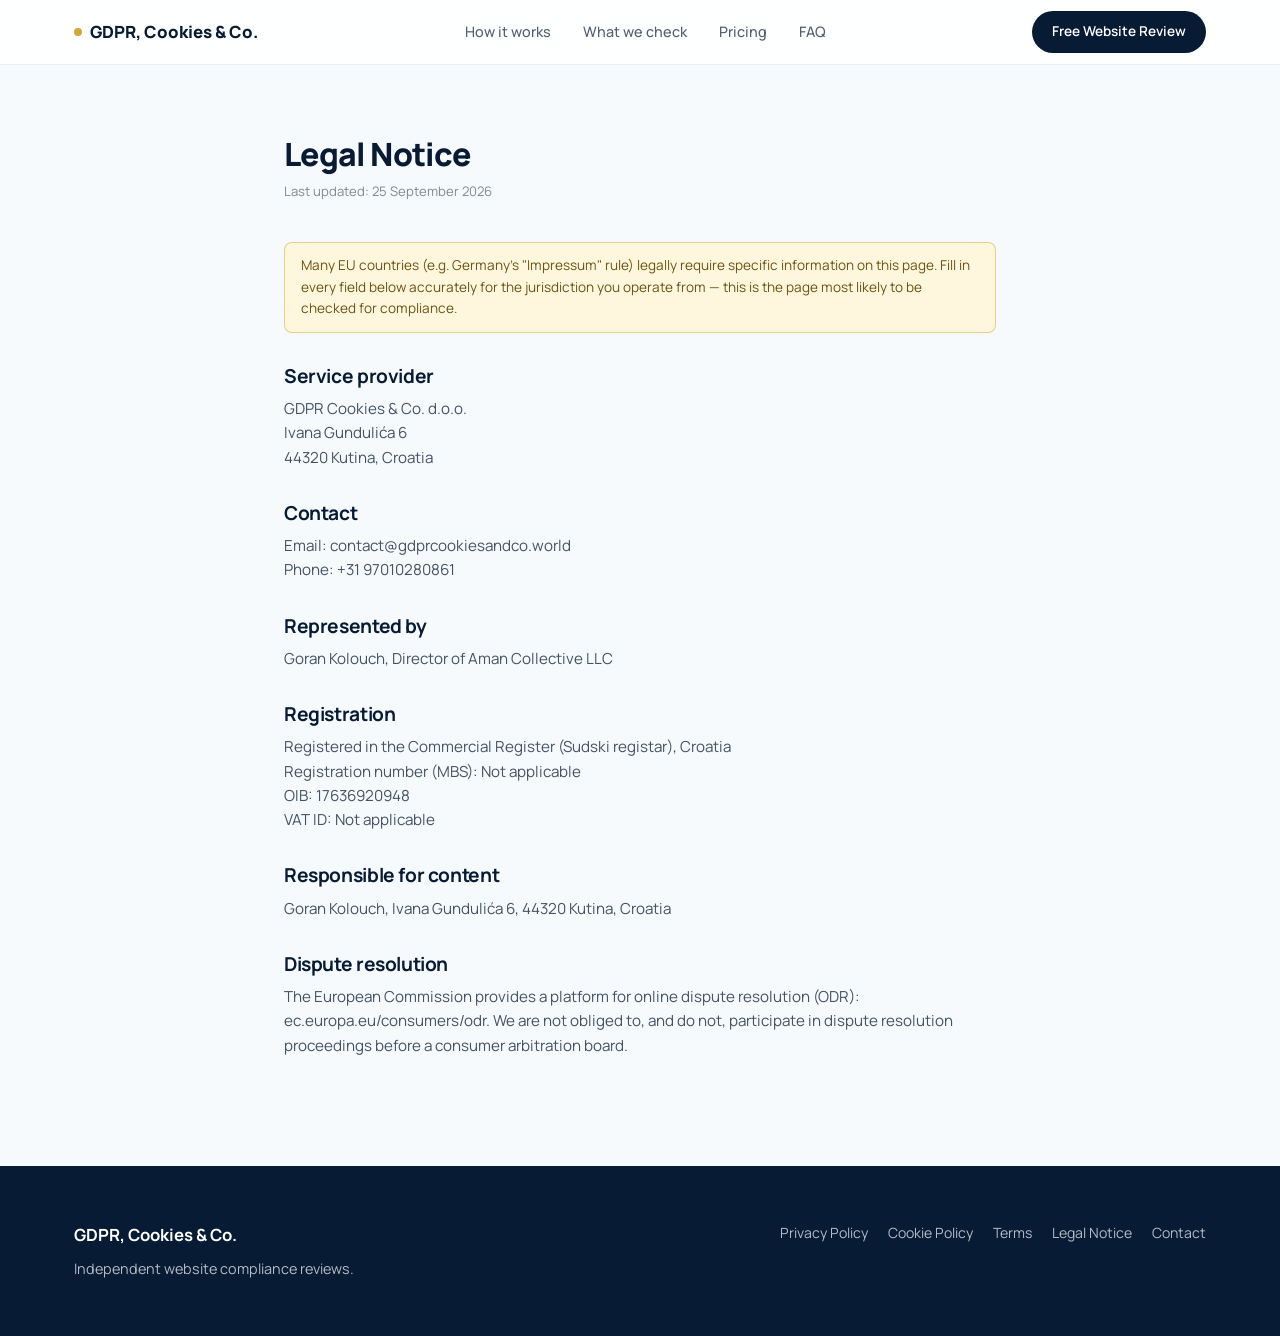
<file: legal-notice.html>
<!DOCTYPE html>
<html lang="en">
<head>
<meta charset="UTF-8">
<meta name="viewport" content="width=device-width, initial-scale=1, viewport-fit=cover">
<title>Legal Notice — GDPR, Cookies & Co.</title>
<link rel="preconnect" href="https://fonts.googleapis.com">
<link rel="preconnect" href="https://fonts.gstatic.com" crossorigin>
<link href="https://fonts.googleapis.com/css2?family=Manrope:wght@400;500;600;700;800&display=swap" rel="stylesheet">
<link rel="stylesheet" href="styles.css">
</head>
<body>
<header>
  <div class="wrap nav">
    <a href="index.html" class="logo"><span class="dot"></span> GDPR, Cookies &amp; Co.</a>
    <nav class="nav-links">
      <a href="index.html#process">How it works</a>
      <a href="index.html#check">What we check</a>
      <a href="index.html#pricing">Pricing</a>
      <a href="index.html#faq">FAQ</a>
    </nav>
    <a href="index.html#free-review" class="nav-cta">Free Website Review</a>
  </div>
</header>
<div class="page-space"></div>

<section class="section legal" style="padding-top:40px;">
  <div class="wrap" style="max-width:760px;">
    <h1>Legal Notice</h1>
    <p class="updated">Last updated: 25 September 2026</p>
    <p class="placeholder">Many EU countries (e.g. Germany's "Impressum" rule) legally require specific information on this page. Fill in every field below accurately for the jurisdiction you operate from — this is the page most likely to be checked for compliance.</p>

    <h2>Service provider</h2>
    <p>
      GDPR Cookies &amp; Co. d.o.o.<br>
      Ivana Gundulića 6<br>
      44320 Kutina, Croatia
    </p>

    <h2>Contact</h2>
    <p>
      Email: contact@gdprcookiesandco.world<br>
      Phone: +31 97010280861
    </p>

    <h2>Represented by</h2>
    <p>Goran Kolouch, Director of Aman Collective LLC</p>

    <h2>Registration</h2>
    <p>
      Registered in the Commercial Register (Sudski registar), Croatia<br>
      Registration number (MBS): Not applicable<br>
      OIB: 17636920948<br>
      VAT ID: Not applicable
    </p>

    <h2>Responsible for content</h2>
    <p>Goran Kolouch, Ivana Gundulića 6, 44320 Kutina, Croatia</p>

    <h2>Dispute resolution</h2>
    <p>The European Commission provides a platform for online dispute resolution (ODR): <a href="https://ec.europa.eu/consumers/odr" target="_blank" rel="noopener">ec.europa.eu/consumers/odr</a>. We are not obliged to, and do not, participate in dispute resolution proceedings before a consumer arbitration board.</p>
  </div>
</section>

<footer>
  <div class="wrap footer-inner">
    <div>
      <h4>GDPR, Cookies &amp; Co.</h4>
      <p style="max-width:280px; font-size:0.9rem;">Independent website compliance reviews.</p>
    </div>
    <nav class="footer-links">
      <a href="privacy-policy.html">Privacy Policy</a>
      <a href="cookie-policy.html">Cookie Policy</a>
      <a href="terms.html">Terms</a>
      <a href="legal-notice.html">Legal Notice</a>
      <a href="contact.html">Contact</a>
    </nav>
  </div>
</footer>
</body>
</html>
</file>
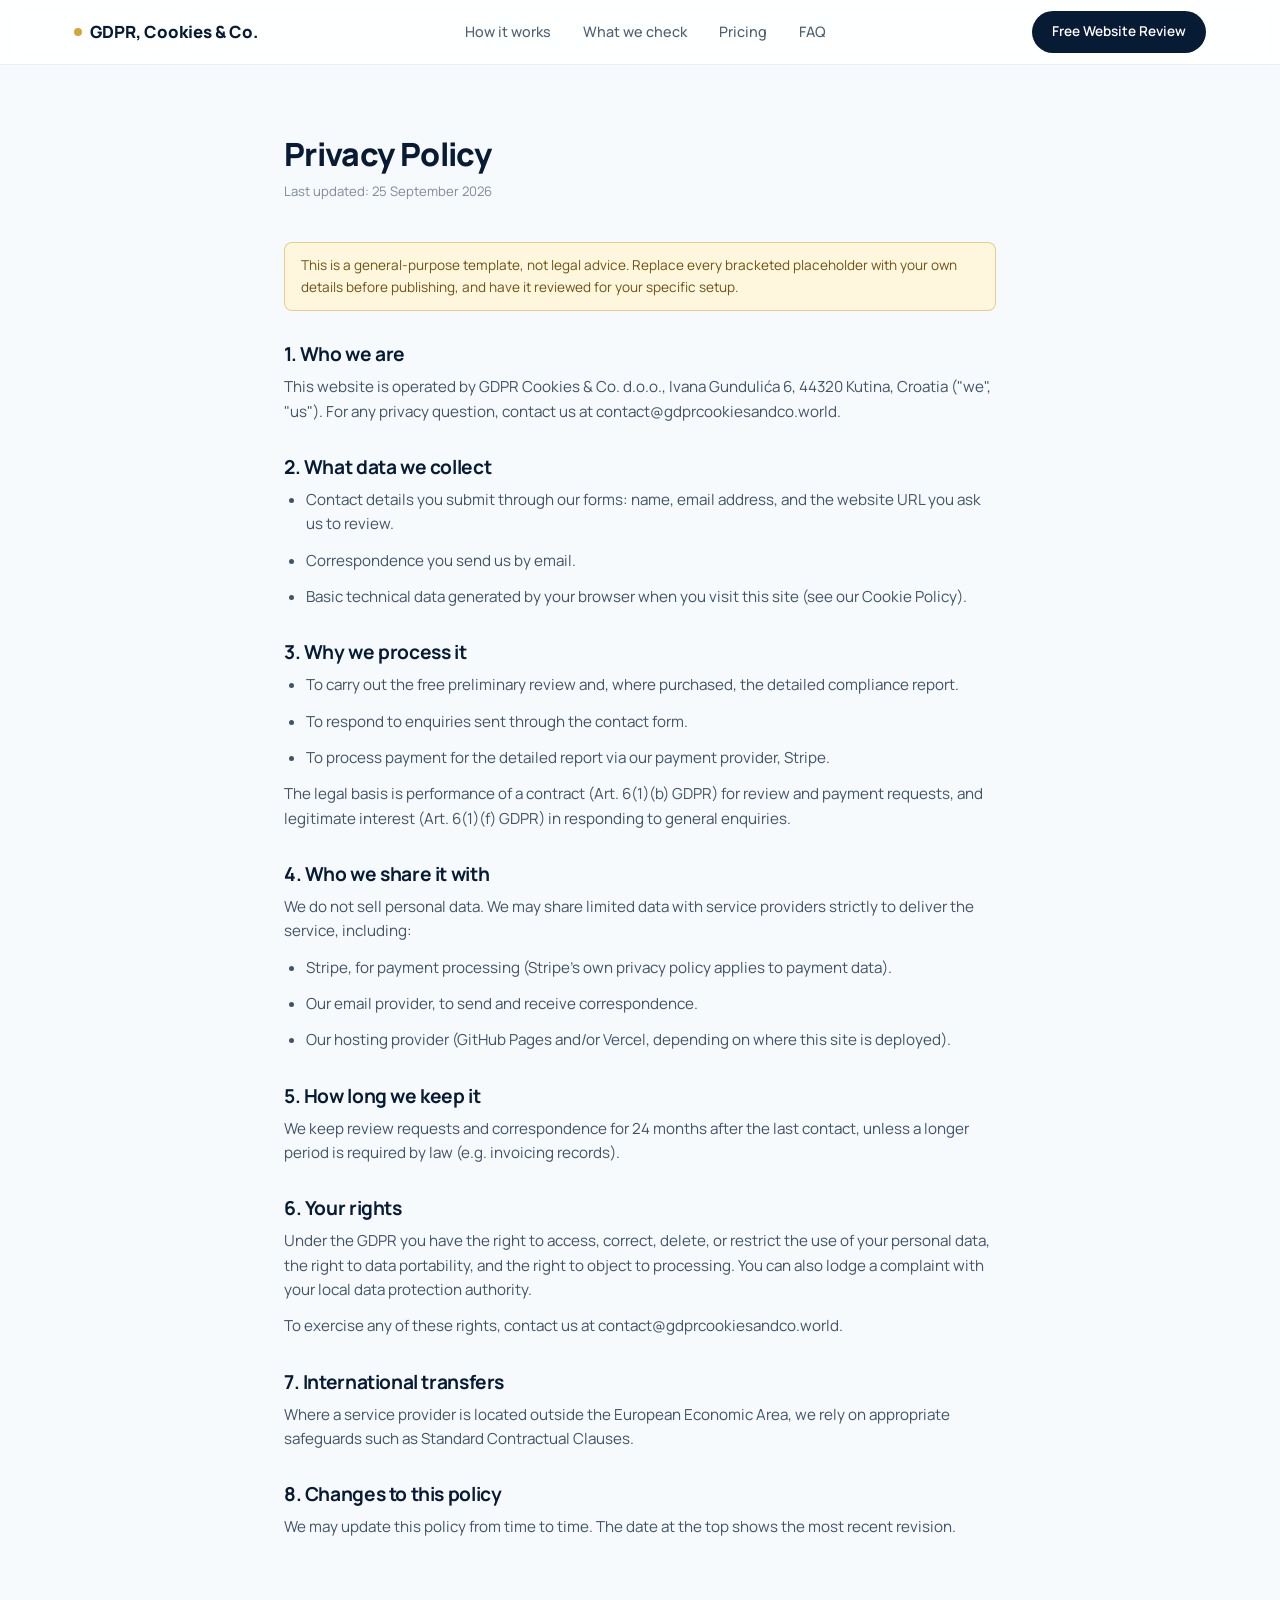
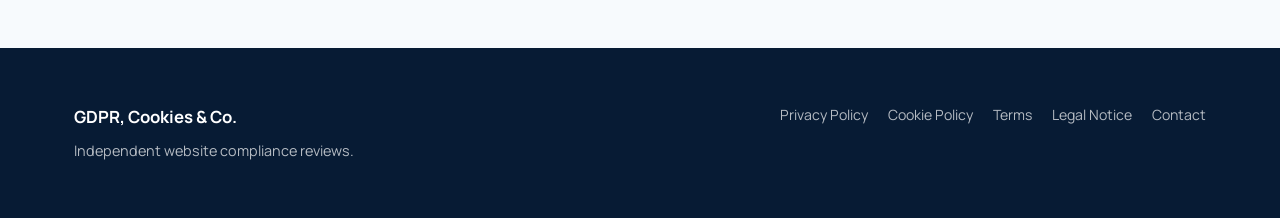
<file: privacy-policy.html>
<!DOCTYPE html>
<html lang="en">
<head>
<meta charset="UTF-8">
<meta name="viewport" content="width=device-width, initial-scale=1, viewport-fit=cover">
<title>Privacy Policy — GDPR, Cookies & Co.</title>
<link rel="preconnect" href="https://fonts.googleapis.com">
<link rel="preconnect" href="https://fonts.gstatic.com" crossorigin>
<link href="https://fonts.googleapis.com/css2?family=Manrope:wght@400;500;600;700;800&display=swap" rel="stylesheet">
<link rel="stylesheet" href="styles.css">
</head>
<body>
<header>
  <div class="wrap nav">
    <a href="index.html" class="logo"><span class="dot"></span> GDPR, Cookies &amp; Co.</a>
    <nav class="nav-links">
      <a href="index.html#process">How it works</a>
      <a href="index.html#check">What we check</a>
      <a href="index.html#pricing">Pricing</a>
      <a href="index.html#faq">FAQ</a>
    </nav>
    <a href="index.html#free-review" class="nav-cta">Free Website Review</a>
  </div>
</header>
<div class="page-space"></div>

<section class="section legal" style="padding-top:40px;">
  <div class="wrap" style="max-width:760px;">
    <h1>Privacy Policy</h1>
    <p class="updated">Last updated: 25 September 2026</p>

    <p class="placeholder">This is a general-purpose template, not legal advice. Replace every bracketed placeholder with your own details before publishing, and have it reviewed for your specific setup.</p>

    <h2>1. Who we are</h2>
    <p>This website is operated by GDPR Cookies &amp; Co. d.o.o., Ivana Gundulića 6, 44320 Kutina, Croatia ("we", "us"). For any privacy question, contact us at contact@gdprcookiesandco.world.</p>

    <h2>2. What data we collect</h2>
    <ul>
      <li>Contact details you submit through our forms: name, email address, and the website URL you ask us to review.</li>
      <li>Correspondence you send us by email.</li>
      <li>Basic technical data generated by your browser when you visit this site (see our <a href="cookie-policy.html">Cookie Policy</a>).</li>
    </ul>

    <h2>3. Why we process it</h2>
    <ul>
      <li>To carry out the free preliminary review and, where purchased, the detailed compliance report.</li>
      <li>To respond to enquiries sent through the contact form.</li>
      <li>To process payment for the detailed report via our payment provider, Stripe.</li>
    </ul>
    <p>The legal basis is performance of a contract (Art. 6(1)(b) GDPR) for review and payment requests, and legitimate interest (Art. 6(1)(f) GDPR) in responding to general enquiries.</p>

    <h2>4. Who we share it with</h2>
    <p>We do not sell personal data. We may share limited data with service providers strictly to deliver the service, including:</p>
    <ul>
      <li>Stripe, for payment processing (Stripe's own privacy policy applies to payment data).</li>
      <li>Our email provider, to send and receive correspondence.</li>
      <li>Our hosting provider (GitHub Pages and/or Vercel, depending on where this site is deployed).</li>
    </ul>

    <h2>5. How long we keep it</h2>
    <p>We keep review requests and correspondence for 24 months after the last contact, unless a longer period is required by law (e.g. invoicing records).</p>

    <h2>6. Your rights</h2>
    <p>Under the GDPR you have the right to access, correct, delete, or restrict the use of your personal data, the right to data portability, and the right to object to processing. You can also lodge a complaint with your local data protection authority.</p>
    <p>To exercise any of these rights, contact us at contact@gdprcookiesandco.world.</p>

    <h2>7. International transfers</h2>
    <p>Where a service provider is located outside the European Economic Area, we rely on appropriate safeguards such as Standard Contractual Clauses.</p>

    <h2>8. Changes to this policy</h2>
    <p>We may update this policy from time to time. The date at the top shows the most recent revision.</p>
  </div>
</section>

<footer>
  <div class="wrap footer-inner">
    <div>
      <h4>GDPR, Cookies &amp; Co.</h4>
      <p style="max-width:280px; font-size:0.9rem;">Independent website compliance reviews.</p>
    </div>
    <nav class="footer-links">
      <a href="privacy-policy.html">Privacy Policy</a>
      <a href="cookie-policy.html">Cookie Policy</a>
      <a href="terms.html">Terms</a>
      <a href="legal-notice.html">Legal Notice</a>
      <a href="contact.html">Contact</a>
    </nav>
  </div>
</footer>
</body>
</html>
</file>
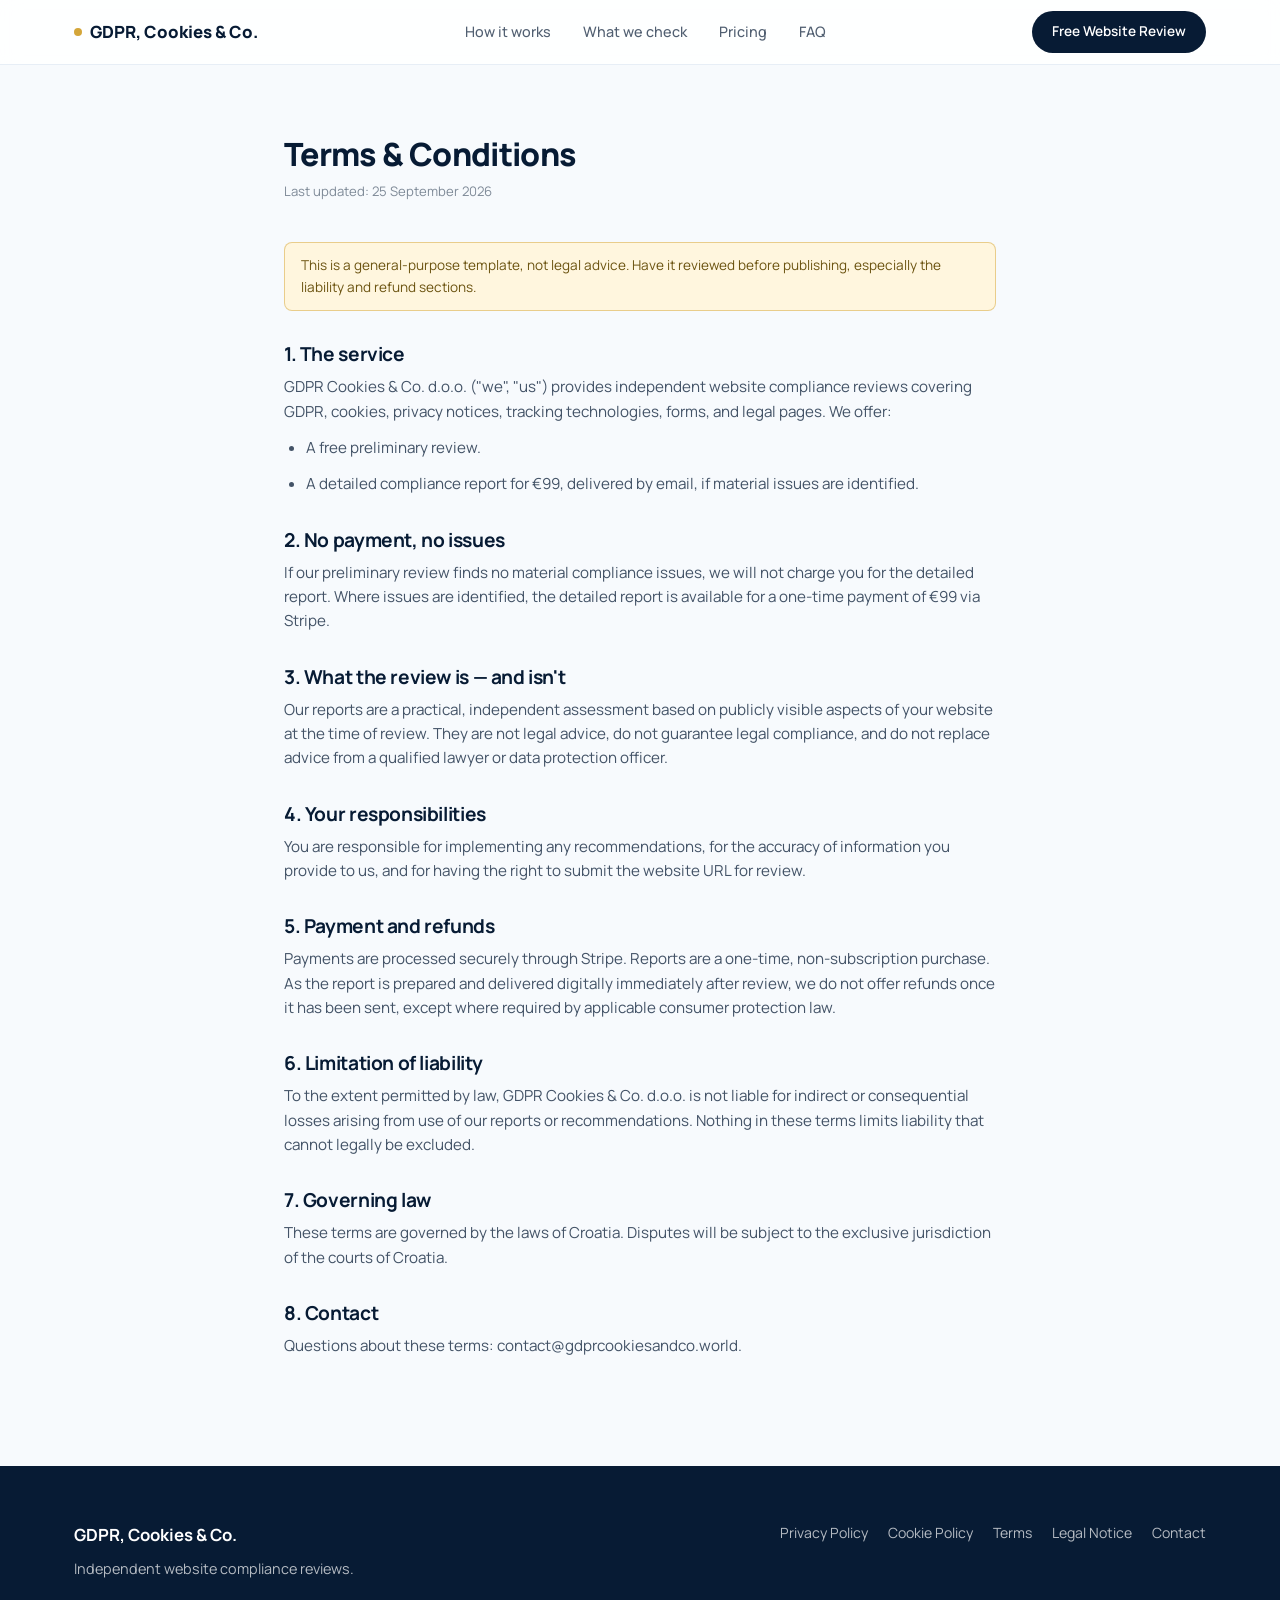
<file: terms.html>
<!DOCTYPE html>
<html lang="en">
<head>
<meta charset="UTF-8">
<meta name="viewport" content="width=device-width, initial-scale=1, viewport-fit=cover">
<title>Terms & Conditions — GDPR, Cookies & Co.</title>
<link rel="preconnect" href="https://fonts.googleapis.com">
<link rel="preconnect" href="https://fonts.gstatic.com" crossorigin>
<link href="https://fonts.googleapis.com/css2?family=Manrope:wght@400;500;600;700;800&display=swap" rel="stylesheet">
<link rel="stylesheet" href="styles.css">
</head>
<body>
<header>
  <div class="wrap nav">
    <a href="index.html" class="logo"><span class="dot"></span> GDPR, Cookies &amp; Co.</a>
    <nav class="nav-links">
      <a href="index.html#process">How it works</a>
      <a href="index.html#check">What we check</a>
      <a href="index.html#pricing">Pricing</a>
      <a href="index.html#faq">FAQ</a>
    </nav>
    <a href="index.html#free-review" class="nav-cta">Free Website Review</a>
  </div>
</header>
<div class="page-space"></div>

<section class="section legal" style="padding-top:40px;">
  <div class="wrap" style="max-width:760px;">
    <h1>Terms &amp; Conditions</h1>
    <p class="updated">Last updated: 25 September 2026</p>
    <p class="placeholder">This is a general-purpose template, not legal advice. Have it reviewed before publishing, especially the liability and refund sections.</p>

    <h2>1. The service</h2>
    <p>GDPR Cookies &amp; Co. d.o.o. ("we", "us") provides independent website compliance reviews covering GDPR, cookies, privacy notices, tracking technologies, forms, and legal pages. We offer:</p>
    <ul>
      <li>A free preliminary review.</li>
      <li>A detailed compliance report for €99, delivered by email, if material issues are identified.</li>
    </ul>

    <h2>2. No payment, no issues</h2>
    <p>If our preliminary review finds no material compliance issues, we will not charge you for the detailed report. Where issues are identified, the detailed report is available for a one-time payment of €99 via Stripe.</p>

    <h2>3. What the review is — and isn't</h2>
    <p>Our reports are a practical, independent assessment based on publicly visible aspects of your website at the time of review. They are not legal advice, do not guarantee legal compliance, and do not replace advice from a qualified lawyer or data protection officer.</p>

    <h2>4. Your responsibilities</h2>
    <p>You are responsible for implementing any recommendations, for the accuracy of information you provide to us, and for having the right to submit the website URL for review.</p>

    <h2>5. Payment and refunds</h2>
    <p>Payments are processed securely through Stripe. Reports are a one-time, non-subscription purchase. As the report is prepared and delivered digitally immediately after review, we do not offer refunds once it has been sent, except where required by applicable consumer protection law.</p>

    <h2>6. Limitation of liability</h2>
    <p>To the extent permitted by law, GDPR Cookies &amp; Co. d.o.o. is not liable for indirect or consequential losses arising from use of our reports or recommendations. Nothing in these terms limits liability that cannot legally be excluded.</p>

    <h2>7. Governing law</h2>
    <p>These terms are governed by the laws of Croatia. Disputes will be subject to the exclusive jurisdiction of the courts of Croatia.</p>

    <h2>8. Contact</h2>
    <p>Questions about these terms: contact@gdprcookiesandco.world.</p>
  </div>
</section>

<footer>
  <div class="wrap footer-inner">
    <div>
      <h4>GDPR, Cookies &amp; Co.</h4>
      <p style="max-width:280px; font-size:0.9rem;">Independent website compliance reviews.</p>
    </div>
    <nav class="footer-links">
      <a href="privacy-policy.html">Privacy Policy</a>
      <a href="cookie-policy.html">Cookie Policy</a>
      <a href="terms.html">Terms</a>
      <a href="legal-notice.html">Legal Notice</a>
      <a href="contact.html">Contact</a>
    </nav>
  </div>
</footer>
</body>
</html>
</file>
<file: styles.css>
:root{
  --navy:#071B34; --blue:#1E5AA8; --gold:#D4A63A; --bg:#F7FAFD; --white:#FFFFFF;
}
*{box-sizing:border-box; margin:0; padding:0;}
html{scroll-behavior:smooth; scroll-padding-top:70px;}
body{font-family:'Manrope',ui-sans-serif,system-ui,sans-serif; background:var(--bg); color:var(--navy); line-height:1.6; padding-top:env(safe-area-inset-top,0px); padding-bottom:env(safe-area-inset-bottom,0px);}
a{text-decoration:none; color:inherit;}
ul{list-style:none;}
img,svg{max-width:100%; display:block;}
.wrap{max-width:1180px; margin:0 auto; padding:0 24px;}
.section{padding:96px 0;}
@media(max-width:768px){.section{padding:56px 0;}}
h1,h2,h3{font-weight:800; letter-spacing:-0.02em; line-height:1.15;}
h2{font-size:2.1rem; text-align:center; margin-bottom:16px;}
@media(max-width:600px){h2{font-size:1.6rem;}}
.lead{color:rgba(7,27,52,0.6); text-align:center; max-width:520px; margin:0 auto 56px;}
.btn{display:inline-block; font-weight:700; padding:14px 28px; border-radius:999px; border:none; cursor:pointer; font-family:inherit; font-size:0.95rem; transition:filter .2s ease, background .2s ease;}
.btn-gold{background:var(--gold); color:var(--navy);}
.btn-gold:hover{filter:brightness(0.95);}
.btn-navy{background:var(--navy); color:#fff;}
.btn-navy:hover{background:var(--blue);}
.btn[disabled]{opacity:0.6; cursor:not-allowed;}

/* Header */
header{position:fixed; top:0; left:0; right:0; z-index:50; background:rgba(255,255,255,0.85); backdrop-filter:blur(10px); border-bottom:1px solid rgba(30,90,168,0.1); padding-top:env(safe-area-inset-top,0px);}
.nav{display:flex; align-items:center; justify-content:space-between; height:64px;}
.logo{font-weight:800; font-size:1.05rem; display:flex; align-items:center; gap:8px;}
.dot{width:8px; height:8px; border-radius:50%; background:var(--gold); animation:pulse 2.4s ease-in-out infinite;}
@keyframes pulse{0%,100%{opacity:1;}50%{opacity:.3;}}
.nav-links{display:flex; gap:32px; font-size:0.9rem; font-weight:500; color:rgba(7,27,52,0.7);}
.nav-links a:hover{color:var(--navy);}
@media(max-width:768px){.nav-links{display:none;}}
.nav-cta{background:var(--navy); color:#fff; font-size:0.85rem; font-weight:600; padding:10px 20px; border-radius:999px;}
.nav-cta:hover{background:var(--blue);}
.page-space{height:96px;}

/* Hero */
.hero{position:relative; background:var(--navy); color:#fff; overflow:hidden; padding:150px 0 110px;}
.hero-grid{position:absolute; inset:0; background-image:linear-gradient(rgba(255,255,255,0.05) 1px,transparent 1px),linear-gradient(90deg,rgba(255,255,255,0.05) 1px,transparent 1px); background-size:40px 40px;}
.binary{position:absolute; inset:0; overflow:hidden; font-family:monospace; font-size:13px; color:rgba(212,166,58,0.1); pointer-events:none;}
.hero-inner{position:relative; display:grid; grid-template-columns:1fr; gap:56px; align-items:center;}
@media(min-width:900px){.hero-inner{grid-template-columns:1fr 1fr;}}
.badge{display:inline-flex; align-items:center; gap:8px; font-size:0.75rem; font-weight:700; color:var(--gold); border:1px solid rgba(212,166,58,0.4); border-radius:999px; padding:6px 14px; margin-bottom:22px;}
.badge .dot{background:var(--gold);}
.hero h1{font-size:2.6rem; margin-bottom:20px;}
@media(max-width:600px){.hero h1{font-size:2rem;}}
.hero p.desc{color:rgba(255,255,255,0.7); font-size:1.1rem; max-width:440px; margin-bottom:28px;}
.hero .benefits{margin-bottom:34px; font-size:0.9rem; color:rgba(255,255,255,0.85);}
.hero .benefits li{display:flex; align-items:center; gap:8px; margin-bottom:8px;}
.hero .benefits li:before{content:"✓"; color:var(--gold); font-weight:700;}
.small-note{font-size:0.78rem; color:rgba(255,255,255,0.5); margin-top:14px;}

.hero-art{position:relative; height:420px; display:none;}
@media(min-width:900px){.hero-art{display:block;}}
.glass{background:rgba(255,255,255,0.06); border:1px solid rgba(255,255,255,0.14); backdrop-filter:blur(14px); border-radius:14px; box-shadow:0 24px 48px -12px rgba(0,0,0,0.4);}
.card-browser{position:absolute; top:0; left:0; width:320px;}
.card-browser .bar{display:flex; gap:6px; padding:12px 16px; border-bottom:1px solid rgba(255,255,255,0.1);}
.card-browser .bar span{width:9px; height:9px; border-radius:50%; background:rgba(255,255,255,0.2);}
.card-browser .body{padding:18px;}
.bar-line{height:8px; background:rgba(255,255,255,0.15); border-radius:4px; margin-bottom:8px;}
.bar-line.short{width:55%; background:rgba(255,255,255,0.1);}
.card-cookie{position:absolute; top:170px; right:0; width:220px; padding:16px;}
.card-cookie p{font-size:0.78rem; color:rgba(255,255,255,0.8); margin-bottom:12px;}
.card-cookie .actions{display:flex; gap:8px;}
.card-cookie .accept{background:var(--gold); color:var(--navy); font-size:0.72rem; font-weight:700; padding:6px 12px; border-radius:999px;}
.card-cookie .reject{border:1px solid rgba(255,255,255,0.3); color:rgba(255,255,255,0.7); font-size:0.72rem; padding:6px 12px; border-radius:999px;}
.card-dash{position:absolute; bottom:0; left:24px; width:280px; padding:18px;}
.dash-top{display:flex; justify-content:space-between; font-size:0.75rem; color:rgba(255,255,255,0.6); margin-bottom:10px;}
.dash-score{color:var(--gold); font-weight:700;}
.dash-bar{height:6px; background:rgba(255,255,255,0.1); border-radius:999px; overflow:hidden; margin-bottom:14px;}
.dash-bar-fill{height:100%; width:72%; background:var(--gold); border-radius:999px;}
.dash-grid{display:grid; grid-template-columns:1fr 1fr; gap:8px; font-size:0.68rem; color:rgba(255,255,255,0.7);}
.dash-grid div{border:1px solid rgba(255,255,255,0.1); border-radius:8px; padding:6px 8px;}

/* Process */
.steps{display:grid; grid-template-columns:1fr; gap:36px; position:relative;}
@media(min-width:800px){.steps{grid-template-columns:repeat(4,1fr);}}
.steps .num{font-size:2.2rem; font-weight:800; color:rgba(30,90,168,0.25); display:block; margin-bottom:8px;}
.steps h3{font-size:1rem; margin-bottom:6px;}
.steps p{font-size:0.9rem; color:rgba(7,27,52,0.6);}

/* Cards grid */
.cards4{display:grid; grid-template-columns:1fr; gap:24px;}
@media(min-width:640px){.cards4{grid-template-columns:1fr 1fr;}}
@media(min-width:1000px){.cards4{grid-template-columns:repeat(4,1fr);}}
.card{background:rgba(255,255,255,0.75); border:1px solid rgba(30,90,168,0.12); border-radius:16px; padding:24px; transition:transform .3s ease, box-shadow .3s ease;}
.card:hover{transform:translateY(-4px); box-shadow:0 20px 40px -14px rgba(7,27,52,0.18);}
.icon-box{width:40px; height:40px; border-radius:10px; background:rgba(30,90,168,0.1); display:flex; align-items:center; justify-content:center; margin-bottom:16px;}
.card h3{font-size:1rem; margin-bottom:6px;}
.card p{font-size:0.88rem; color:rgba(7,27,52,0.6);}

/* Pricing */
.price-card{background:var(--navy); color:#fff; border-radius:24px; padding:56px 44px; position:relative; overflow:hidden;}
@media(max-width:600px){.price-card{padding:36px 24px;}}
.price-card .grid-lines{position:absolute; inset:0; background-image:linear-gradient(rgba(255,255,255,0.04) 1px,transparent 1px),linear-gradient(90deg,rgba(255,255,255,0.04) 1px,transparent 1px); background-size:36px 36px; opacity:0.6;}
.price-inner{position:relative;}
.price-label{color:var(--gold); font-weight:700; font-size:0.9rem; margin-bottom:8px;}
.price-amount{font-size:3rem; font-weight:800; margin-bottom:32px;}
.price-list{display:grid; grid-template-columns:1fr; gap:10px; margin-bottom:36px; font-size:0.9rem; color:rgba(255,255,255,0.85);}
@media(min-width:560px){.price-list{grid-template-columns:1fr 1fr;}}
.price-list li:before{content:"✓ "; color:var(--gold); font-weight:700;}

/* Free review / forms */
.free-card{background:rgba(255,255,255,0.75); border:1px solid rgba(30,90,168,0.12); border-radius:24px; padding:56px 40px; text-align:center;}
@media(max-width:600px){.free-card{padding:36px 22px;}}
.free-grid{display:grid; grid-template-columns:1fr; gap:20px; margin:28px 0 36px; text-align:left;}
@media(min-width:560px){.free-grid{grid-template-columns:1fr 1fr;}}
.free-box{background:rgba(255,255,255,0.7); border:1px solid rgba(30,90,168,0.15); border-radius:12px; padding:18px;}
.free-box .label{font-size:0.78rem; font-weight:700; color:var(--blue); margin-bottom:4px;}
.free-box p{font-size:0.9rem; color:rgba(7,27,52,0.7);}

.form{max-width:480px; margin:32px auto 0; text-align:left;}
.field{margin-bottom:16px;}
.field label{display:block; font-size:0.82rem; font-weight:600; margin-bottom:6px;}
.field input, .field textarea{width:100%; border:1px solid rgba(30,90,168,0.25); border-radius:10px; padding:11px 14px; font-family:inherit; font-size:0.92rem; background:#fff; color:var(--navy);}
.field input:focus, .field textarea:focus{outline:2px solid var(--blue); outline-offset:1px;}
.field textarea{resize:vertical; min-height:110px;}
.form-msg{font-size:0.82rem; margin-top:12px; min-height:18px;}
.form-msg.ok{color:#1c7a3e;}
.form-msg.err{color:#b0311c;}
.consent{display:flex; align-items:flex-start; gap:8px; font-size:0.8rem; color:rgba(7,27,52,0.65); margin-bottom:18px;}
.consent input{margin-top:3px;}

/* Trust */
.trust4{display:grid; grid-template-columns:1fr 1fr; gap:32px; text-align:center;}
@media(min-width:800px){.trust4{grid-template-columns:repeat(4,1fr);}}
.trust-icon{width:48px; height:48px; border-radius:50%; background:rgba(30,90,168,0.1); display:flex; align-items:center; justify-content:center; margin:0 auto 12px;}
.trust4 p{font-size:0.9rem; font-weight:600;}

/* FAQ */
.faq-list{max-width:680px; margin:0 auto; display:flex; flex-direction:column; gap:10px;}
.faq-item{background:#fff; border:1px solid rgba(30,90,168,0.12); border-radius:12px; overflow:hidden;}
.faq-btn{width:100%; display:flex; align-items:center; justify-content:space-between; padding:16px 20px; text-align:left; font-weight:600; font-size:0.92rem; background:none; border:none; cursor:pointer; color:var(--navy); font-family:inherit;}
.faq-chevron{color:var(--blue); font-size:1.2rem; transition:transform .3s ease; flex-shrink:0; margin-left:12px;}
.faq-panel{max-height:0; overflow:hidden; transition:max-height .35s ease;}
.faq-panel p{padding:0 20px 16px; font-size:0.88rem; color:rgba(7,27,52,0.6);}
.faq-item.open .faq-chevron{transform:rotate(45deg);}
.faq-item.open .faq-panel{max-height:200px;}

/* Legal pages */
.legal h1{font-size:2rem; margin-bottom:8px;}
.legal .updated{font-size:0.82rem; color:rgba(7,27,52,0.5); margin-bottom:40px;}
.legal h2{font-size:1.2rem; text-align:left; margin:32px 0 10px; font-weight:700;}
.legal p, .legal li{font-size:0.95rem; color:rgba(7,27,52,0.75); margin-bottom:12px;}
.legal ul{list-style:disc; padding-left:22px;}
.legal .placeholder{background:#FFF6DE; border:1px solid rgba(212,166,58,0.5); border-radius:8px; padding:12px 16px; font-size:0.85rem; color:#6b5310;}

/* Footer */
footer{background:var(--navy); color:rgba(255,255,255,0.7); padding:56px 0; padding-bottom:calc(56px + env(safe-area-inset-bottom,0px));}
.footer-inner{display:flex; flex-direction:column; gap:28px; justify-content:space-between;}
@media(min-width:700px){.footer-inner{flex-direction:row; align-items:flex-start;}}
.footer-inner h4{color:#fff; font-size:1.05rem; margin-bottom:8px;}
.footer-links{display:flex; flex-wrap:wrap; gap:20px; font-size:0.88rem;}
.footer-links a:hover{color:#fff;}

@media (prefers-reduced-motion:reduce){*{animation:none !important; transition:none !important;}}
</file>
